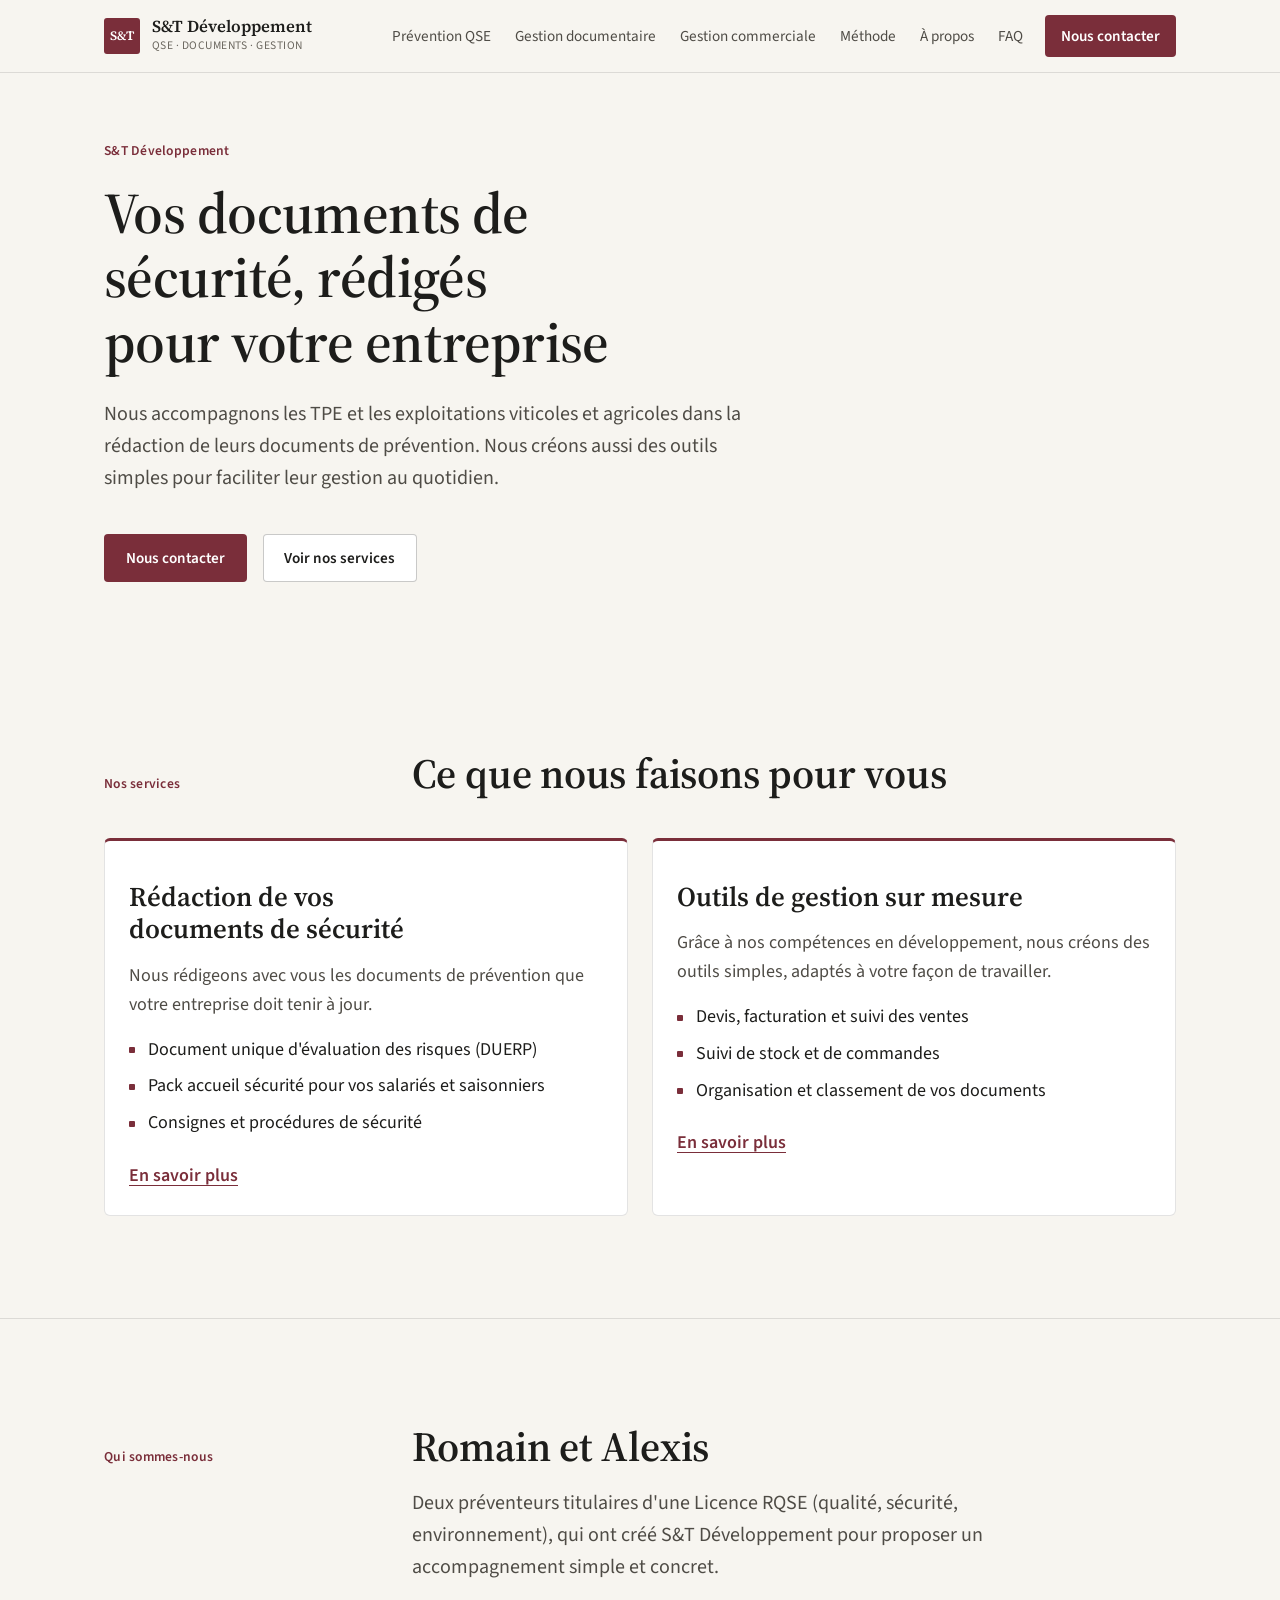
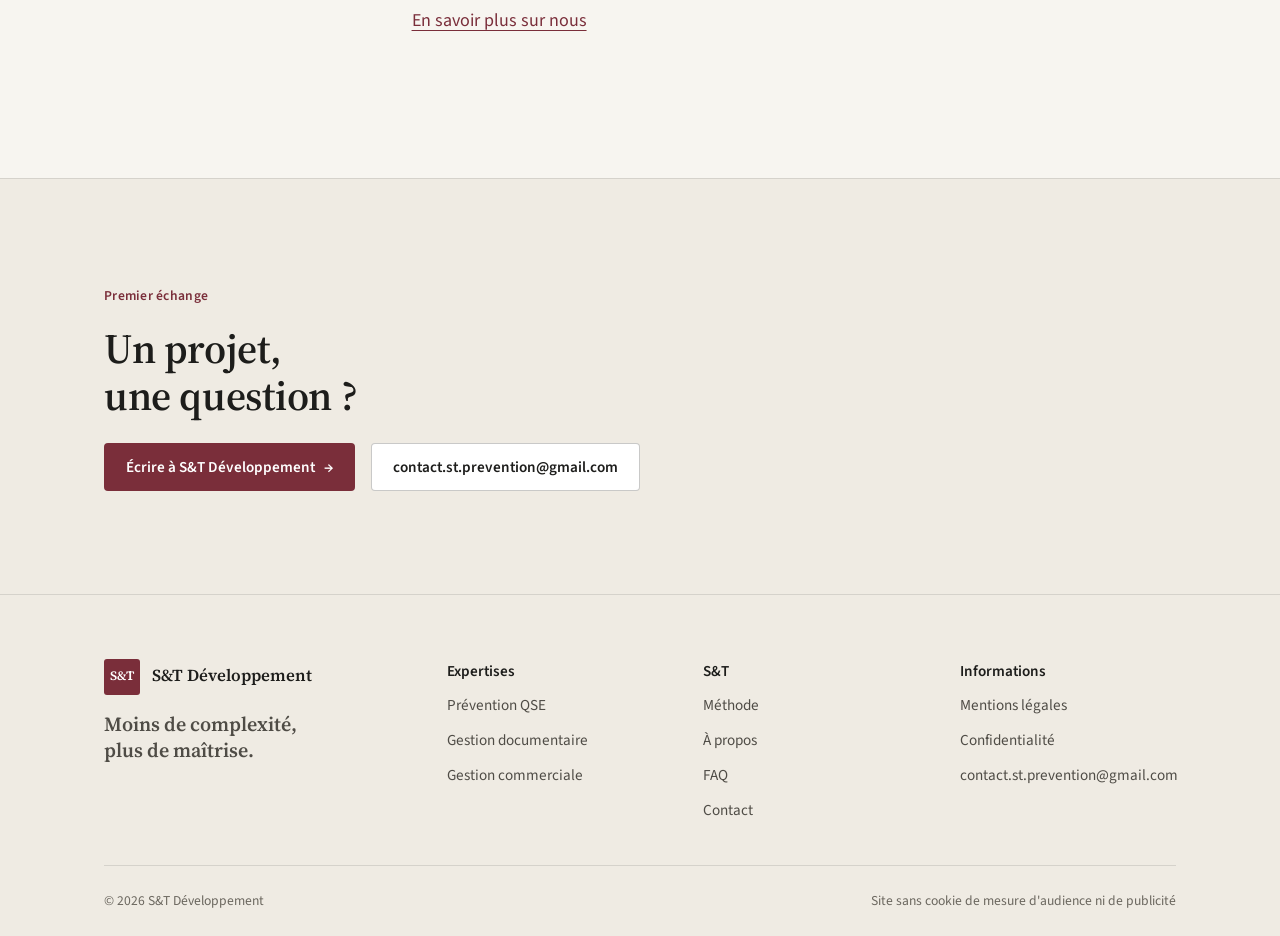
<file: index.html>
<!DOCTYPE html>
<html lang="fr" class="no-js">
<head>
    <meta charset="UTF-8">
    <meta name="viewport" content="width=device-width, initial-scale=1">
    <title>S&amp;T Développement · Prévention QSE, gestion documentaire et outils de gestion</title>
    <meta name="description" content="S&amp;T Développement accompagne les TPE et les exploitations viticoles et agricoles : prévention QSE et DUERP, organisation documentaire, outils de gestion commerciale et de stock conçus sur mesure.">
    <link rel="canonical" href="https://cabinetst.github.io/cabinet-st-site/">
    <meta property="og:type" content="website">
    <meta property="og:site_name" content="S&amp;T Développement">
    <meta property="og:title" content="S&amp;T Développement · Prévention QSE, gestion documentaire et outils de gestion">
    <meta property="og:description" content="S&amp;T Développement accompagne les TPE et les exploitations viticoles et agricoles : prévention QSE et DUERP, organisation documentaire, outils de gestion commerciale et de stock conçus sur mesure.">
    <meta property="og:url" content="https://cabinetst.github.io/cabinet-st-site/">
    <meta property="og:locale" content="fr_FR">
    <meta name="theme-color" content="#f7f5f0">
    <link rel="icon" href="assets/img/favicon.svg" type="image/svg+xml">
    <link rel="preconnect" href="https://fonts.googleapis.com">
    <link rel="preconnect" href="https://fonts.gstatic.com" crossorigin>
    <link rel="stylesheet" href="https://fonts.googleapis.com/css2?family=Source+Sans+3:ital,wght@0,400;0,600;1,400&family=Source+Serif+4:opsz,wght@8..60,600&display=swap">
    <link rel="stylesheet" href="assets/css/main.css">
    <script type="application/ld+json">{"@context":"https://schema.org","@type":"ProfessionalService","name":"S&T Développement","url":"https://cabinetst.github.io/cabinet-st-site/","email":"contact.st.prevention@gmail.com","areaServed":"FR","description":"Prévention QSE, gestion documentaire et outils de gestion pour les entreprises."}</script>
</head>
<body>
    <a class="skip" href="#contenu">Aller au contenu</a>

    <header class="header">
        <div class="wrap">
            <a class="brand" href="index.html" aria-label="S&amp;T Développement, accueil">
                <span class="brand-mark" aria-hidden="true">S&amp;T</span>
                <span class="brand-name">S&amp;T Développement<small>QSE · DOCUMENTS · GESTION</small></span>
            </a>
            <button class="burger" type="button" aria-expanded="false" aria-controls="nav" aria-label="Ouvrir le menu"><i></i></button>
            <nav class="nav" id="nav" aria-label="Navigation principale">
                <a href="prevention-qse.html">Prévention QSE</a>
                <a href="gestion-documentaire.html">Gestion documentaire</a>
                <a href="gestion-commerciale.html">Gestion commerciale</a>
                <a href="methode.html">Méthode</a>
                <a href="a-propos.html">À propos</a>
                <a href="faq.html">FAQ</a>
                <a class="nav-cta" href="contact.html">Nous contacter</a>
            </nav>
        </div>
    </header>

    <main id="contenu">
<section class="hero">
            <div class="wrap">
                <span class="label reveal">S&amp;T Développement</span>
                <h1 class="h1 hero-title">Vos documents de sécurité, rédigés pour votre entreprise</h1>
                <p class="lead reveal">Nous accompagnons les TPE et les exploitations viticoles et agricoles dans la rédaction de leurs documents de prévention. Nous créons aussi des outils simples pour faciliter leur gestion au quotidien.</p>
                <div class="actions reveal">
                    <a class="btn btn-primary" href="contact.html">Nous contacter</a>
                    <a class="btn btn-ghost" href="#services">Voir nos services</a>
                </div>
            </div>
        </section>

        <!-- Services -->
        <section class="section" id="services">
            <div class="wrap">
                <div class="section-head">
                    <span class="label reveal">Nos services</span>
                    <h2 class="h2">Ce que nous faisons pour vous</h2>
                </div>
                <div class="services">
                    <article class="service reveal">
                        <h3>Rédaction de vos documents de sécurité</h3>
                        <p>Nous rédigeons avec vous les documents de prévention que votre entreprise doit tenir à jour.</p>
                        <ul>
                            <li><a href="prevention-qse.html">Document unique d'évaluation des risques (DUERP)</a></li>
                            <li><a href="prevention-qse.html">Pack accueil sécurité pour vos salariés et saisonniers</a></li>
                            <li><a href="prevention-qse.html">Consignes et procédures de sécurité</a></li>
                        </ul>
                        <a class="link" href="prevention-qse.html">En savoir plus</a>
                    </article>
                    <article class="service reveal">
                        <h3>Outils de gestion sur mesure</h3>
                        <p>Grâce à nos compétences en développement, nous créons des outils simples, adaptés à votre façon de travailler.</p>
                        <ul>
                            <li><a href="gestion-commerciale.html">Devis, facturation et suivi des ventes</a></li>
                            <li><a href="gestion-commerciale.html">Suivi de stock et de commandes</a></li>
                            <li><a href="gestion-documentaire.html">Organisation et classement de vos documents</a></li>
                        </ul>
                        <a class="link" href="gestion-commerciale.html">En savoir plus</a>
                    </article>
                </div>
            </div>
        </section>

        <!-- Associés -->
        <section class="section" id="about">
            <div class="wrap">
                <div class="section-head">
                    <span class="label reveal">Qui sommes-nous</span>
                    <div>
                        <h2 class="h2">Romain et Alexis</h2>
                        <p class="lead reveal">Deux préventeurs titulaires d'une Licence RQSE (qualité, sécurité, environnement), qui ont créé S&amp;T Développement pour proposer un accompagnement simple et concret.</p>
                        <div class="actions reveal" style="margin-top:1.5rem"><a class="link" href="a-propos.html">En savoir plus sur nous</a></div>
                    </div>
                </div>
            </div>
        </section>

        <!-- CTA final (ancre conservée) -->
        <section class="section cta-band" id="contact">
            <div class="wrap">
                <span class="label reveal">Premier échange</span>
                <h2 class="h1" style="margin-top:1rem">Un projet, une question ?</h2>
                <div class="actions reveal">
                    <a class="btn btn-primary" href="contact.html">Écrire à S&amp;T Développement <span class="arrow" aria-hidden="true">→</span></a>
                    <a class="btn btn-ghost" href="mailto:contact.st.prevention@gmail.com">contact.st.prevention@gmail.com</a>
                </div>
            </div>
        </section>

    </main>

    <footer class="footer">
        <div class="wrap">
            <div class="footer-top">
                <div>
                    <a class="brand" href="index.html"><span class="brand-mark" aria-hidden="true">S&amp;T</span><span class="brand-name">S&amp;T Développement</span></a>
                    <p class="footer-claim">Moins de complexité, plus de maîtrise.</p>
                </div>
                <div>
                    <h4>Expertises</h4>
                    <ul>
                        <li><a href="prevention-qse.html">Prévention QSE</a></li>
                        <li><a href="gestion-documentaire.html">Gestion documentaire</a></li>
                        <li><a href="gestion-commerciale.html">Gestion commerciale</a></li>
                    </ul>
                </div>
                <div>
                    <h4>S&amp;T</h4>
                    <ul>
                        <li><a href="methode.html">Méthode</a></li>
                        <li><a href="a-propos.html">À propos</a></li>
                        <li><a href="faq.html">FAQ</a></li>
                        <li><a href="contact.html">Contact</a></li>
                    </ul>
                </div>
                <div>
                    <h4>Informations</h4>
                    <ul>
                        <li><a href="mentions-legales.html">Mentions légales</a></li>
                        <li><a href="confidentialite.html">Confidentialité</a></li>
                        <li><a href="mailto:contact.st.prevention@gmail.com">contact.st.prevention@gmail.com</a></li>
                    </ul>
                </div>
            </div>
            <div class="footer-bottom">
                <span>© <span data-year>2026</span> S&amp;T Développement</span>
                <span>Site sans cookie de mesure d'audience ni de publicité</span>
            </div>
        </div>
    </footer>

    <script src="assets/js/main.js" defer></script>
</body>
</html>
</file>
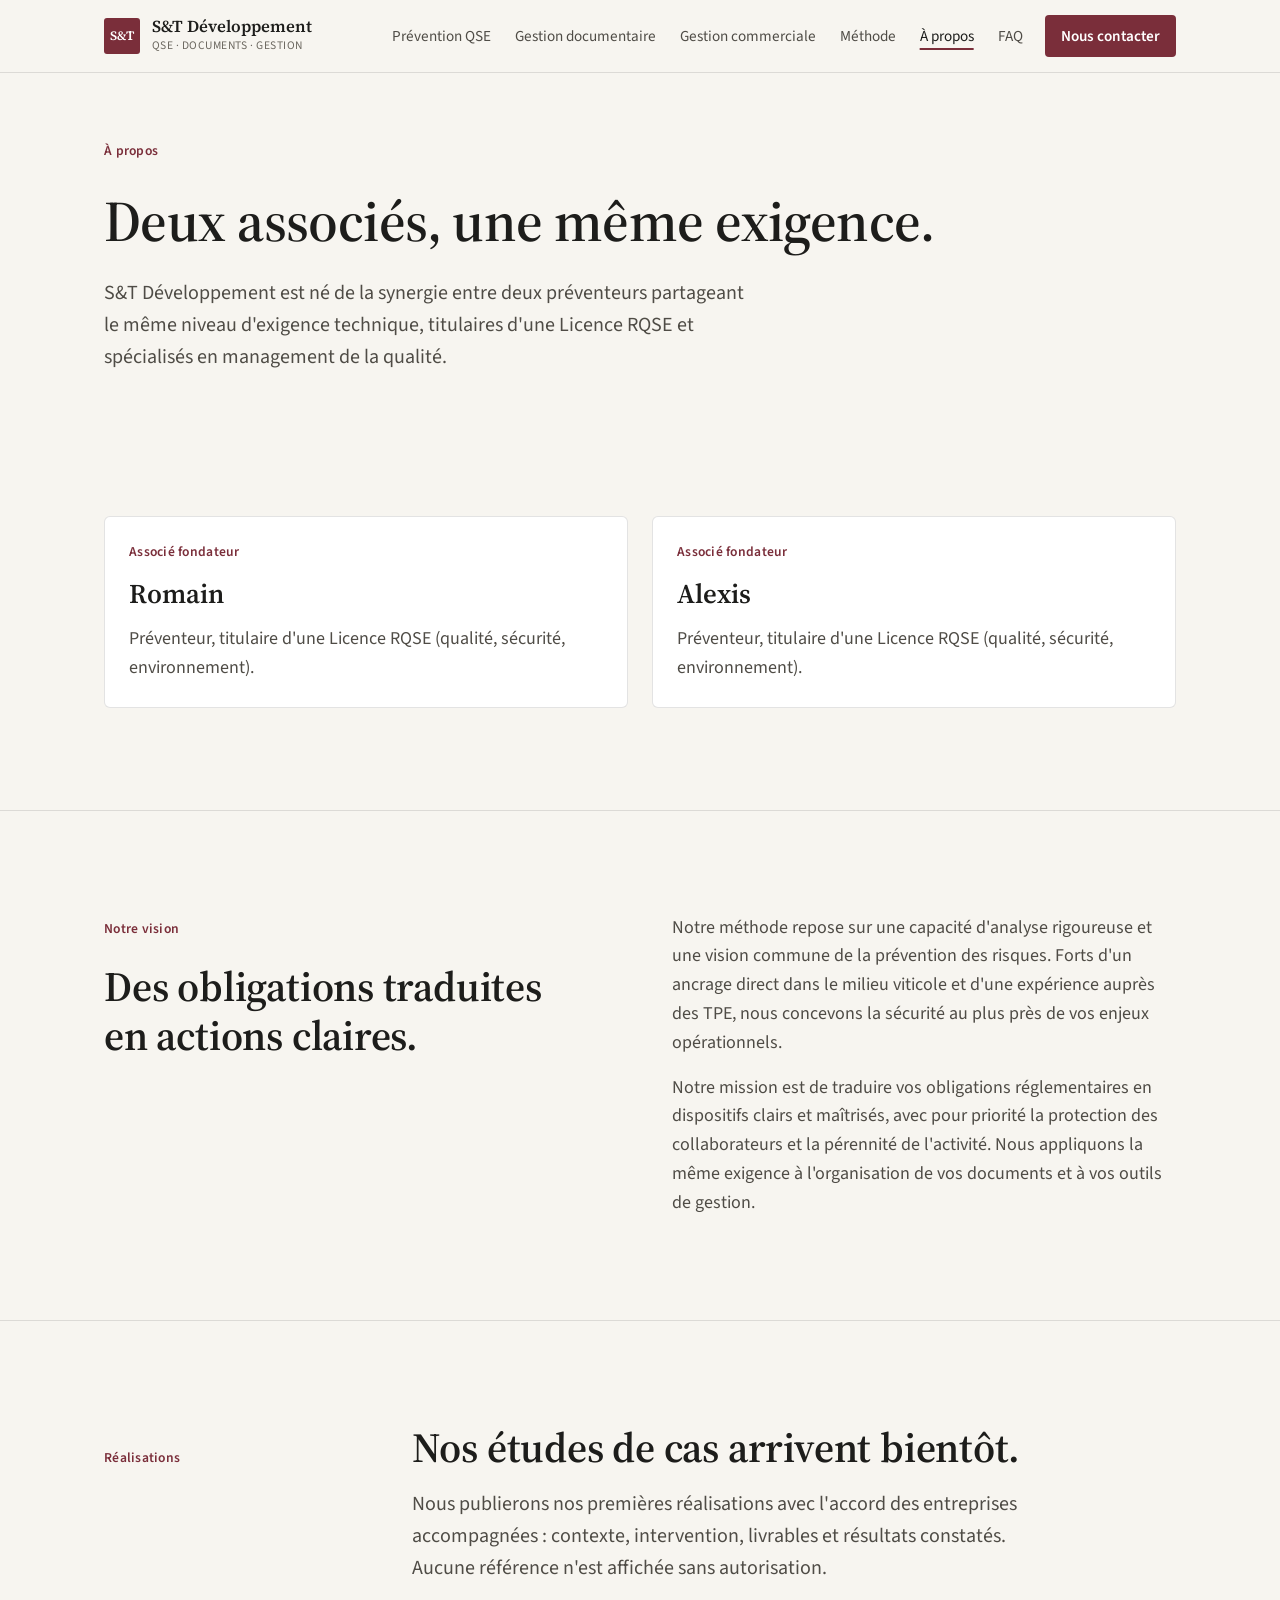
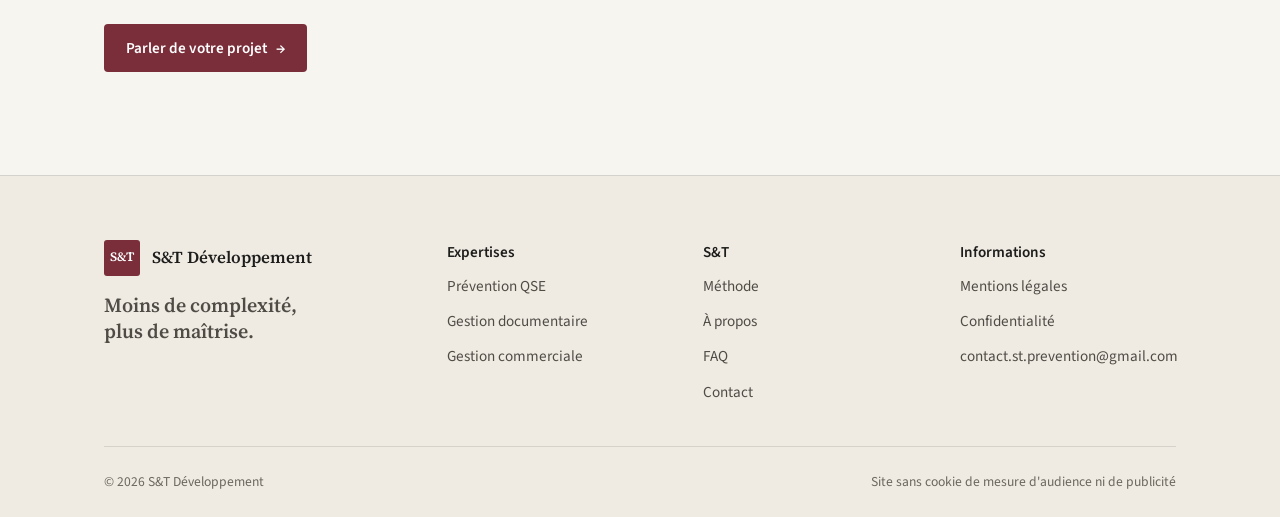
<file: a-propos.html>
<!DOCTYPE html>
<html lang="fr" class="no-js">
<head>
    <meta charset="UTF-8">
    <meta name="viewport" content="width=device-width, initial-scale=1">
    <title>À propos · S&amp;T Développement</title>
    <meta name="description" content="S&amp;T Développement a été créé par deux associés, Romain et Alexis, préventeurs titulaires d'une Licence RQSE, avec un ancrage direct dans le milieu viticole.">
    <link rel="canonical" href="https://cabinetst.github.io/cabinet-st-site/a-propos.html">
    <meta property="og:type" content="website">
    <meta property="og:site_name" content="S&amp;T Développement">
    <meta property="og:title" content="À propos · S&amp;T Développement">
    <meta property="og:description" content="S&amp;T Développement a été créé par deux associés, Romain et Alexis, préventeurs titulaires d'une Licence RQSE, avec un ancrage direct dans le milieu viticole.">
    <meta property="og:url" content="https://cabinetst.github.io/cabinet-st-site/a-propos.html">
    <meta property="og:locale" content="fr_FR">
    <meta name="theme-color" content="#f7f5f0">
    <link rel="icon" href="assets/img/favicon.svg" type="image/svg+xml">
    <link rel="preconnect" href="https://fonts.googleapis.com">
    <link rel="preconnect" href="https://fonts.gstatic.com" crossorigin>
    <link rel="stylesheet" href="https://fonts.googleapis.com/css2?family=Source+Sans+3:ital,wght@0,400;0,600;1,400&family=Source+Serif+4:opsz,wght@8..60,600&display=swap">
    <link rel="stylesheet" href="assets/css/main.css">
</head>
<body>
    <a class="skip" href="#contenu">Aller au contenu</a>

    <header class="header">
        <div class="wrap">
            <a class="brand" href="index.html" aria-label="S&amp;T Développement, accueil">
                <span class="brand-mark" aria-hidden="true">S&amp;T</span>
                <span class="brand-name">S&amp;T Développement<small>QSE · DOCUMENTS · GESTION</small></span>
            </a>
            <button class="burger" type="button" aria-expanded="false" aria-controls="nav" aria-label="Ouvrir le menu"><i></i></button>
            <nav class="nav" id="nav" aria-label="Navigation principale">
                <a href="prevention-qse.html">Prévention QSE</a>
                <a href="gestion-documentaire.html">Gestion documentaire</a>
                <a href="gestion-commerciale.html">Gestion commerciale</a>
                <a href="methode.html">Méthode</a>
                <a href="a-propos.html" aria-current="page">À propos</a>
                <a href="faq.html">FAQ</a>
                <a class="nav-cta" href="contact.html">Nous contacter</a>
            </nav>
        </div>
    </header>

    <main id="contenu">
<section class="page-hero">
            <div class="wrap">
                <span class="label reveal">À propos</span>
                <h1 class="h1" style="margin-top:1.5rem">Deux associés, une même exigence.</h1>
                <p class="lead reveal">S&amp;T Développement est né de la synergie entre deux préventeurs partageant le même niveau d'exigence technique, titulaires d'une Licence RQSE et spécialisés en management de la qualité.</p>
            </div>
        </section>

        <section class="section">
            <div class="wrap">
                <div class="people">
                    <article class="person reveal"><span class="person-initial" aria-hidden="true">R</span><span class="label">Associé fondateur</span><h3>Romain</h3><p>Préventeur, titulaire d'une Licence RQSE (qualité, sécurité, environnement).</p></article>
                    <article class="person reveal" style="--dl:.1s"><span class="person-initial" aria-hidden="true">A</span><span class="label">Associé fondateur</span><h3>Alexis</h3><p>Préventeur, titulaire d'une Licence RQSE (qualité, sécurité, environnement).</p></article>
                </div>
            </div>
        </section>

        <section class="section">
            <div class="wrap split" style="align-items:start">
                <div>
                    <span class="label reveal">Notre vision</span>
                    <h2 class="h2" style="margin-top:1.2rem">Des obligations traduites en actions claires.</h2>
                </div>
                <div class="prose reveal">
                    <p>Notre méthode repose sur une capacité d'analyse rigoureuse et une vision commune de la prévention des risques. Forts d'un ancrage direct dans le milieu viticole et d'une expérience auprès des TPE, nous concevons la sécurité au plus près de vos enjeux opérationnels.</p>
                    <p>Notre mission est de traduire vos obligations réglementaires en dispositifs clairs et maîtrisés, avec pour priorité la protection des collaborateurs et la pérennité de l'activité. Nous appliquons la même exigence à l'organisation de vos documents et à vos outils de gestion.</p>
                </div>
            </div>
        </section>

        <section class="section">
            <div class="wrap">
                <div class="section-head">
                    <span class="label reveal">Réalisations</span>
                    <div>
                        <h2 class="h2">Nos études de cas arrivent bientôt.</h2>
                        <p class="lead reveal">Nous publierons nos premières réalisations avec l'accord des entreprises accompagnées : contexte, intervention, livrables et résultats constatés. Aucune référence n'est affichée sans autorisation.</p>
                    </div>
                </div>
                <div class="actions reveal"><a class="btn btn-primary" href="contact.html">Parler de votre projet <span class="arrow" aria-hidden="true">→</span></a></div>
            </div>
        </section>

    </main>

    <footer class="footer">
        <div class="wrap">
            <div class="footer-top">
                <div>
                    <a class="brand" href="index.html"><span class="brand-mark" aria-hidden="true">S&amp;T</span><span class="brand-name">S&amp;T Développement</span></a>
                    <p class="footer-claim">Moins de complexité, plus de maîtrise.</p>
                </div>
                <div>
                    <h4>Expertises</h4>
                    <ul>
                        <li><a href="prevention-qse.html">Prévention QSE</a></li>
                        <li><a href="gestion-documentaire.html">Gestion documentaire</a></li>
                        <li><a href="gestion-commerciale.html">Gestion commerciale</a></li>
                    </ul>
                </div>
                <div>
                    <h4>S&amp;T</h4>
                    <ul>
                        <li><a href="methode.html">Méthode</a></li>
                        <li><a href="a-propos.html">À propos</a></li>
                        <li><a href="faq.html">FAQ</a></li>
                        <li><a href="contact.html">Contact</a></li>
                    </ul>
                </div>
                <div>
                    <h4>Informations</h4>
                    <ul>
                        <li><a href="mentions-legales.html">Mentions légales</a></li>
                        <li><a href="confidentialite.html">Confidentialité</a></li>
                        <li><a href="mailto:contact.st.prevention@gmail.com">contact.st.prevention@gmail.com</a></li>
                    </ul>
                </div>
            </div>
            <div class="footer-bottom">
                <span>© <span data-year>2026</span> S&amp;T Développement</span>
                <span>Site sans cookie de mesure d'audience ni de publicité</span>
            </div>
        </div>
    </footer>

    <script src="assets/js/main.js" defer></script>
</body>
</html>
</file>
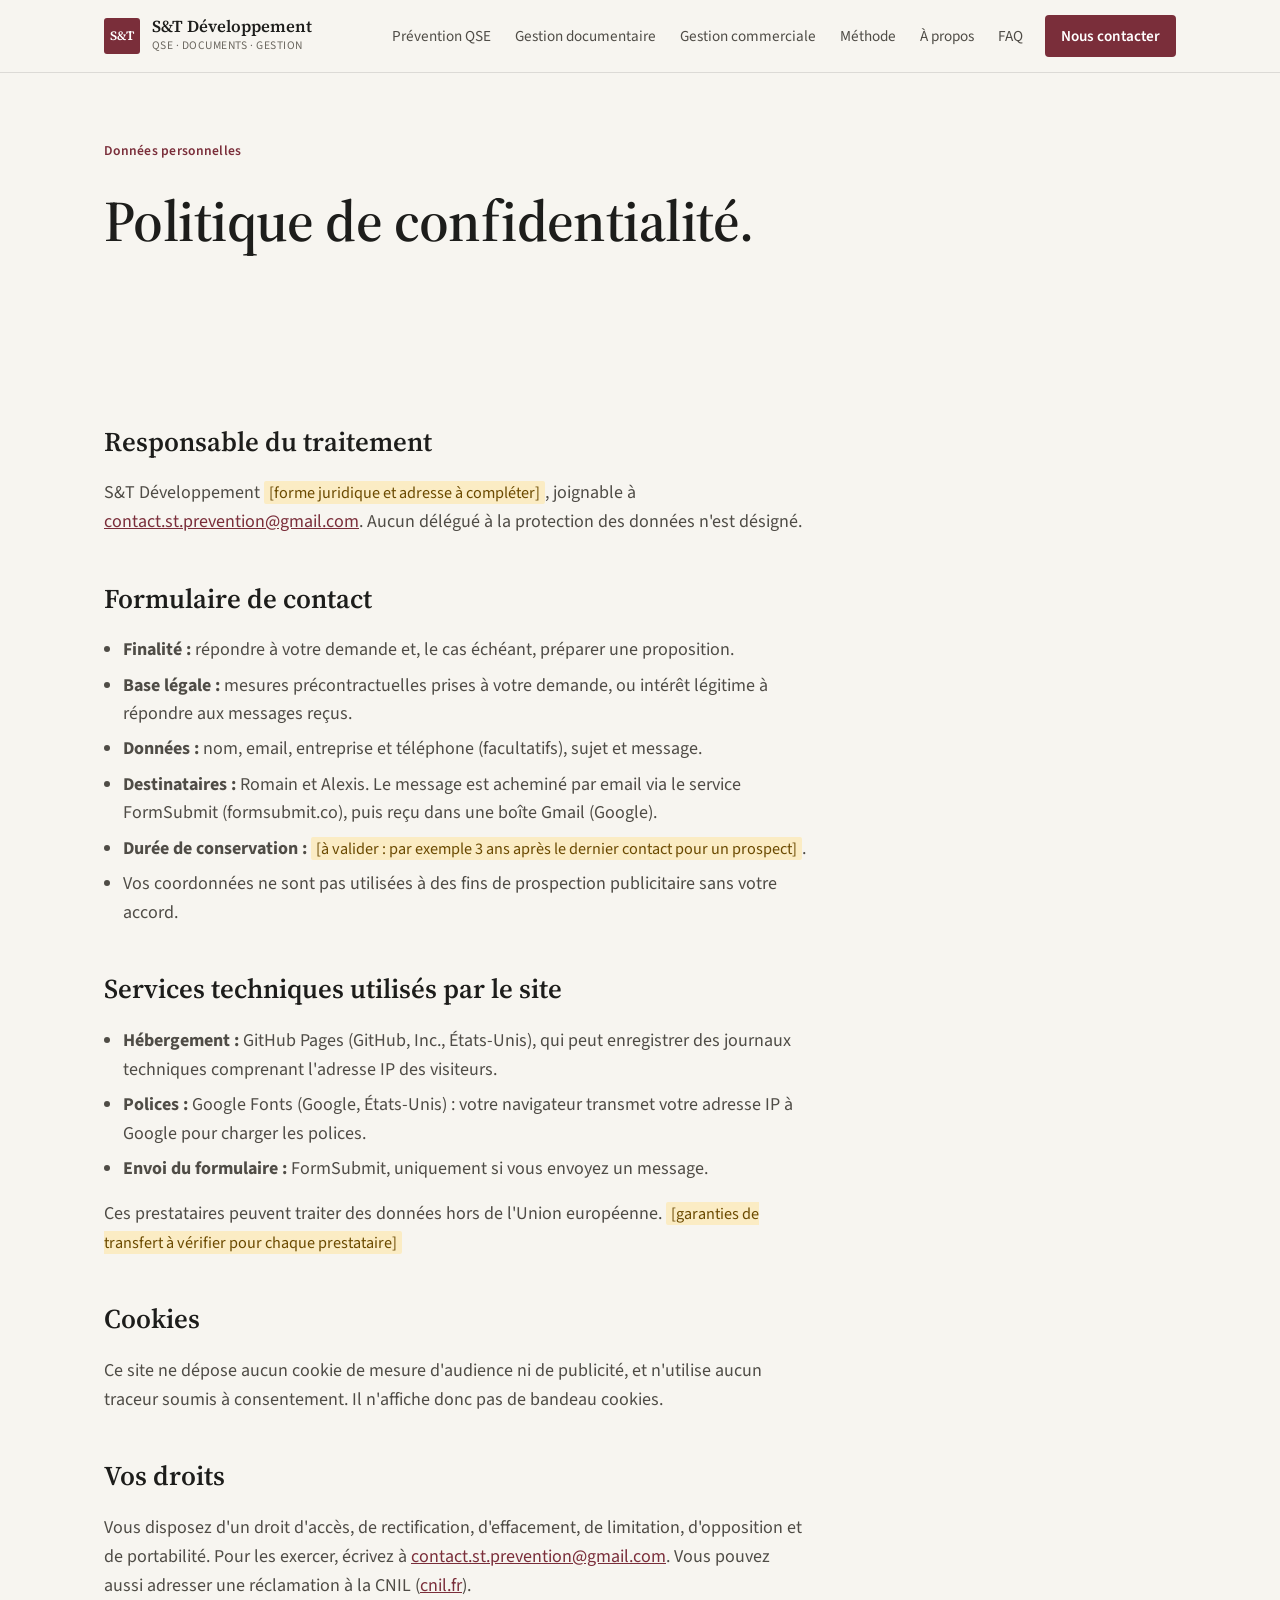
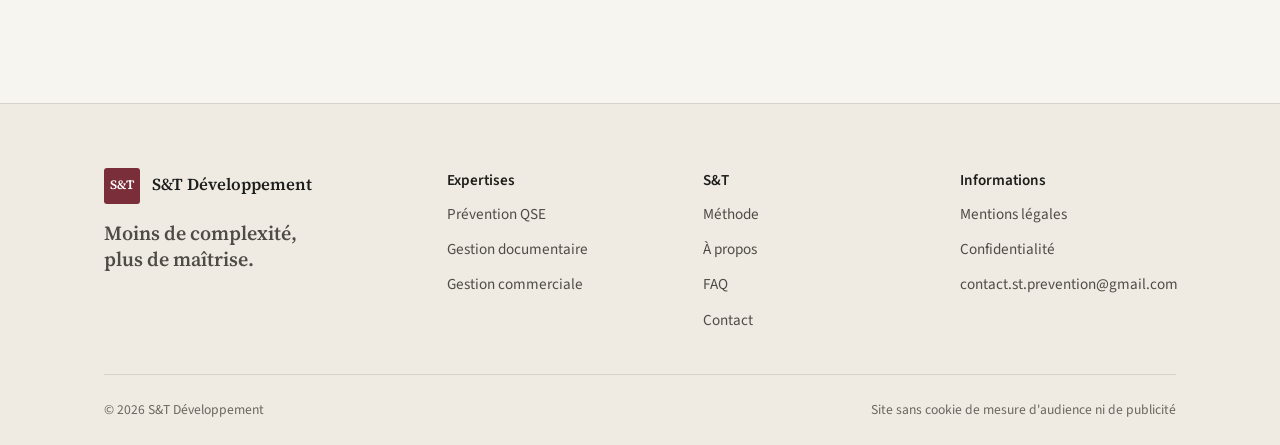
<file: confidentialite.html>
<!DOCTYPE html>
<html lang="fr" class="no-js">
<head>
    <meta charset="UTF-8">
    <meta name="viewport" content="width=device-width, initial-scale=1">
    <title>Politique de confidentialité · S&amp;T Développement</title>
    <meta name="description" content="Comment S&amp;T Développement traite les données transmises via son site : formulaire de contact, services techniques utilisés, durées de conservation et droits.">
    <link rel="canonical" href="https://cabinetst.github.io/cabinet-st-site/confidentialite.html">
    <meta property="og:type" content="website">
    <meta property="og:site_name" content="S&amp;T Développement">
    <meta property="og:title" content="Politique de confidentialité · S&amp;T Développement">
    <meta property="og:description" content="Comment S&amp;T Développement traite les données transmises via son site : formulaire de contact, services techniques utilisés, durées de conservation et droits.">
    <meta property="og:url" content="https://cabinetst.github.io/cabinet-st-site/confidentialite.html">
    <meta property="og:locale" content="fr_FR">
    <meta name="theme-color" content="#f7f5f0">
    <link rel="icon" href="assets/img/favicon.svg" type="image/svg+xml">
    <link rel="preconnect" href="https://fonts.googleapis.com">
    <link rel="preconnect" href="https://fonts.gstatic.com" crossorigin>
    <link rel="stylesheet" href="https://fonts.googleapis.com/css2?family=Source+Sans+3:ital,wght@0,400;0,600;1,400&family=Source+Serif+4:opsz,wght@8..60,600&display=swap">
    <link rel="stylesheet" href="assets/css/main.css">
</head>
<body>
    <a class="skip" href="#contenu">Aller au contenu</a>

    <header class="header">
        <div class="wrap">
            <a class="brand" href="index.html" aria-label="S&amp;T Développement, accueil">
                <span class="brand-mark" aria-hidden="true">S&amp;T</span>
                <span class="brand-name">S&amp;T Développement<small>QSE · DOCUMENTS · GESTION</small></span>
            </a>
            <button class="burger" type="button" aria-expanded="false" aria-controls="nav" aria-label="Ouvrir le menu"><i></i></button>
            <nav class="nav" id="nav" aria-label="Navigation principale">
                <a href="prevention-qse.html">Prévention QSE</a>
                <a href="gestion-documentaire.html">Gestion documentaire</a>
                <a href="gestion-commerciale.html">Gestion commerciale</a>
                <a href="methode.html">Méthode</a>
                <a href="a-propos.html">À propos</a>
                <a href="faq.html">FAQ</a>
                <a class="nav-cta" href="contact.html">Nous contacter</a>
            </nav>
        </div>
    </header>

    <main id="contenu">
<section class="page-hero">
            <div class="wrap">
                <span class="label reveal">Données personnelles</span>
                <h1 class="h1" style="margin-top:1.5rem">Politique de confidentialité.</h1>
            </div>
        </section>

        <section class="section">
            <div class="wrap">
                <div class="prose">
                    <h2>Responsable du traitement</h2>
                    <p>S&amp;T Développement <span class="todo">[forme juridique et adresse à compléter]</span>, joignable à <a href="mailto:contact.st.prevention@gmail.com">contact.st.prevention@gmail.com</a>. Aucun délégué à la protection des données n'est désigné.</p>

                    <h2>Formulaire de contact</h2>
                    <ul>
                        <li><strong>Finalité :</strong> répondre à votre demande et, le cas échéant, préparer une proposition.</li>
                        <li><strong>Base légale :</strong> mesures précontractuelles prises à votre demande, ou intérêt légitime à répondre aux messages reçus.</li>
                        <li><strong>Données :</strong> nom, email, entreprise et téléphone (facultatifs), sujet et message.</li>
                        <li><strong>Destinataires :</strong> Romain et Alexis. Le message est acheminé par email via le service FormSubmit (formsubmit.co), puis reçu dans une boîte Gmail (Google).</li>
                        <li><strong>Durée de conservation :</strong> <span class="todo">[à valider : par exemple 3 ans après le dernier contact pour un prospect]</span>.</li>
                        <li>Vos coordonnées ne sont pas utilisées à des fins de prospection publicitaire sans votre accord.</li>
                    </ul>

                    <h2>Services techniques utilisés par le site</h2>
                    <ul>
                        <li><strong>Hébergement :</strong> GitHub Pages (GitHub, Inc., États-Unis), qui peut enregistrer des journaux techniques comprenant l'adresse IP des visiteurs.</li>
                        <li><strong>Polices :</strong> Google Fonts (Google, États-Unis) : votre navigateur transmet votre adresse IP à Google pour charger les polices.</li>
                        <li><strong>Envoi du formulaire :</strong> FormSubmit, uniquement si vous envoyez un message.</li>
                    </ul>
                    <p>Ces prestataires peuvent traiter des données hors de l'Union européenne. <span class="todo">[garanties de transfert à vérifier pour chaque prestataire]</span></p>

                    <h2>Cookies</h2>
                    <p>Ce site ne dépose aucun cookie de mesure d'audience ni de publicité, et n'utilise aucun traceur soumis à consentement. Il n'affiche donc pas de bandeau cookies.</p>

                    <h2>Vos droits</h2>
                    <p>Vous disposez d'un droit d'accès, de rectification, d'effacement, de limitation, d'opposition et de portabilité. Pour les exercer, écrivez à <a href="mailto:contact.st.prevention@gmail.com">contact.st.prevention@gmail.com</a>. Vous pouvez aussi adresser une réclamation à la CNIL (<a href="https://www.cnil.fr" rel="noopener">cnil.fr</a>).</p>
                </div>
            </div>
        </section>

    </main>

    <footer class="footer">
        <div class="wrap">
            <div class="footer-top">
                <div>
                    <a class="brand" href="index.html"><span class="brand-mark" aria-hidden="true">S&amp;T</span><span class="brand-name">S&amp;T Développement</span></a>
                    <p class="footer-claim">Moins de complexité, plus de maîtrise.</p>
                </div>
                <div>
                    <h4>Expertises</h4>
                    <ul>
                        <li><a href="prevention-qse.html">Prévention QSE</a></li>
                        <li><a href="gestion-documentaire.html">Gestion documentaire</a></li>
                        <li><a href="gestion-commerciale.html">Gestion commerciale</a></li>
                    </ul>
                </div>
                <div>
                    <h4>S&amp;T</h4>
                    <ul>
                        <li><a href="methode.html">Méthode</a></li>
                        <li><a href="a-propos.html">À propos</a></li>
                        <li><a href="faq.html">FAQ</a></li>
                        <li><a href="contact.html">Contact</a></li>
                    </ul>
                </div>
                <div>
                    <h4>Informations</h4>
                    <ul>
                        <li><a href="mentions-legales.html">Mentions légales</a></li>
                        <li><a href="confidentialite.html">Confidentialité</a></li>
                        <li><a href="mailto:contact.st.prevention@gmail.com">contact.st.prevention@gmail.com</a></li>
                    </ul>
                </div>
            </div>
            <div class="footer-bottom">
                <span>© <span data-year>2026</span> S&amp;T Développement</span>
                <span>Site sans cookie de mesure d'audience ni de publicité</span>
            </div>
        </div>
    </footer>

    <script src="assets/js/main.js" defer></script>
</body>
</html>
</file>
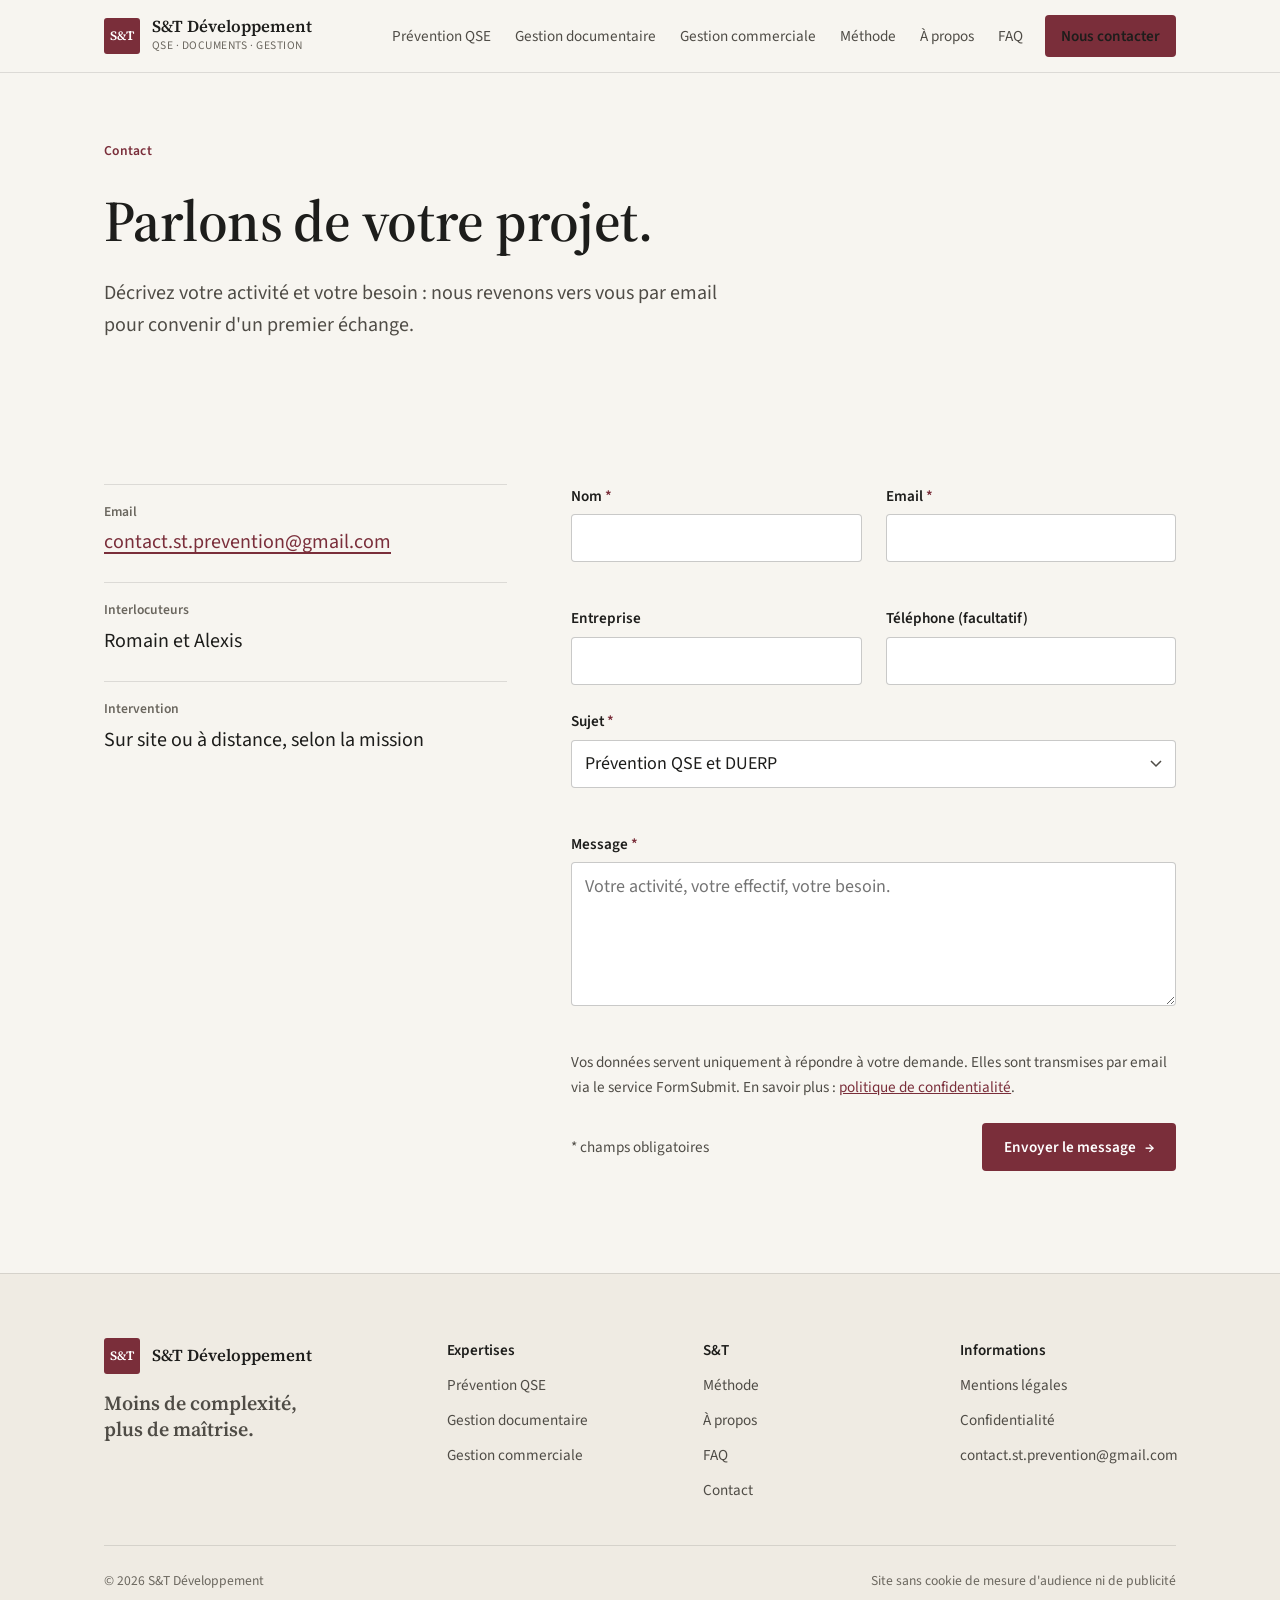
<file: contact.html>
<!DOCTYPE html>
<html lang="fr" class="no-js">
<head>
    <meta charset="UTF-8">
    <meta name="viewport" content="width=device-width, initial-scale=1">
    <title>Contact · S&amp;T Développement</title>
    <meta name="description" content="Contactez S&amp;T Développement pour un premier échange sur la prévention QSE, l'organisation documentaire ou un outil de gestion.">
    <link rel="canonical" href="https://cabinetst.github.io/cabinet-st-site/contact.html">
    <meta property="og:type" content="website">
    <meta property="og:site_name" content="S&amp;T Développement">
    <meta property="og:title" content="Contact · S&amp;T Développement">
    <meta property="og:description" content="Contactez S&amp;T Développement pour un premier échange sur la prévention QSE, l'organisation documentaire ou un outil de gestion.">
    <meta property="og:url" content="https://cabinetst.github.io/cabinet-st-site/contact.html">
    <meta property="og:locale" content="fr_FR">
    <meta name="theme-color" content="#f7f5f0">
    <link rel="icon" href="assets/img/favicon.svg" type="image/svg+xml">
    <link rel="preconnect" href="https://fonts.googleapis.com">
    <link rel="preconnect" href="https://fonts.gstatic.com" crossorigin>
    <link rel="stylesheet" href="https://fonts.googleapis.com/css2?family=Source+Sans+3:ital,wght@0,400;0,600;1,400&family=Source+Serif+4:opsz,wght@8..60,600&display=swap">
    <link rel="stylesheet" href="assets/css/main.css">
</head>
<body>
    <a class="skip" href="#contenu">Aller au contenu</a>

    <header class="header">
        <div class="wrap">
            <a class="brand" href="index.html" aria-label="S&amp;T Développement, accueil">
                <span class="brand-mark" aria-hidden="true">S&amp;T</span>
                <span class="brand-name">S&amp;T Développement<small>QSE · DOCUMENTS · GESTION</small></span>
            </a>
            <button class="burger" type="button" aria-expanded="false" aria-controls="nav" aria-label="Ouvrir le menu"><i></i></button>
            <nav class="nav" id="nav" aria-label="Navigation principale">
                <a href="prevention-qse.html">Prévention QSE</a>
                <a href="gestion-documentaire.html">Gestion documentaire</a>
                <a href="gestion-commerciale.html">Gestion commerciale</a>
                <a href="methode.html">Méthode</a>
                <a href="a-propos.html">À propos</a>
                <a href="faq.html">FAQ</a>
                <a class="nav-cta" href="contact.html" aria-current="page">Nous contacter</a>
            </nav>
        </div>
    </header>

    <main id="contenu">
<section class="page-hero">
            <div class="wrap">
                <span class="label reveal">Contact</span>
                <h1 class="h1" style="margin-top:1.5rem">Parlons de votre projet.</h1>
                <p class="lead reveal">Décrivez votre activité et votre besoin : nous revenons vers vous par email pour convenir d'un premier échange.</p>
            </div>
        </section>

        <section class="section">
            <div class="wrap contact-grid">
                <dl class="contact-meta reveal">
                    <div><dt>Email</dt><dd><a class="link" href="mailto:contact.st.prevention@gmail.com">contact.st.prevention@gmail.com</a></dd></div>
                    <div><dt>Interlocuteurs</dt><dd>Romain et Alexis</dd></div>
                    <div><dt>Intervention</dt><dd>Sur site ou à distance, selon la mission</dd></div>
                </dl>

                <form class="form reveal" id="contact-form" novalidate data-endpoint="https://formsubmit.co/ajax/contact.st.prevention@gmail.com" data-fallback-email="contact.st.prevention@gmail.com">
                    <div class="field">
                        <label for="f-nom">Nom <span class="req" aria-hidden="true">*</span></label>
                        <input id="f-nom" name="nom" type="text" autocomplete="name" required aria-describedby="f-nom-err">
                        <span class="field-error" id="f-nom-err" aria-live="polite"></span>
                    </div>
                    <div class="field">
                        <label for="f-email">Email <span class="req" aria-hidden="true">*</span></label>
                        <input id="f-email" name="email" type="email" autocomplete="email" required aria-describedby="f-email-err">
                        <span class="field-error" id="f-email-err" aria-live="polite"></span>
                    </div>
                    <div class="field">
                        <label for="f-entreprise">Entreprise</label>
                        <input id="f-entreprise" name="entreprise" type="text" autocomplete="organization">
                    </div>
                    <div class="field">
                        <label for="f-tel">Téléphone (facultatif)</label>
                        <input id="f-tel" name="telephone" type="tel" autocomplete="tel">
                    </div>
                    <div class="field field-wide">
                        <label for="f-sujet">Sujet <span class="req" aria-hidden="true">*</span></label>
                        <select id="f-sujet" name="sujet" required aria-describedby="f-sujet-err">
                            <option data-key="qse">Prévention QSE et DUERP</option>
                            <option data-key="doc">Gestion documentaire et sur mesure</option>
                            <option data-key="com">Gestion commerciale, stocks et logistique</option>
                            <option data-key="autre">Autre demande</option>
                        </select>
                        <span class="field-error" id="f-sujet-err" aria-live="polite"></span>
                    </div>
                    <div class="field field-wide">
                        <label for="f-message">Message <span class="req" aria-hidden="true">*</span></label>
                        <textarea id="f-message" name="message" required aria-describedby="f-message-err" placeholder="Votre activité, votre effectif, votre besoin."></textarea>
                        <span class="field-error" id="f-message-err" aria-live="polite"></span>
                    </div>
                    <div class="hp" aria-hidden="true"><label for="f-hp">Ne pas remplir</label><input id="f-hp" name="_hp" type="text" tabindex="-1" autocomplete="off"></div>
                    <p class="consent">Vos données servent uniquement à répondre à votre demande. Elles sont transmises par email via le service FormSubmit. En savoir plus : <a href="confidentialite.html">politique de confidentialité</a>.</p>
                    <p class="form-msg" id="form-msg" role="status" tabindex="-1" hidden></p>
                    <div class="form-foot">
                        <span class="mono muted">* champs obligatoires</span>
                        <button class="btn btn-primary" type="submit">Envoyer le message <span class="arrow" aria-hidden="true">→</span></button>
                    </div>
                </form>
            </div>
        </section>

    </main>

    <footer class="footer">
        <div class="wrap">
            <div class="footer-top">
                <div>
                    <a class="brand" href="index.html"><span class="brand-mark" aria-hidden="true">S&amp;T</span><span class="brand-name">S&amp;T Développement</span></a>
                    <p class="footer-claim">Moins de complexité, plus de maîtrise.</p>
                </div>
                <div>
                    <h4>Expertises</h4>
                    <ul>
                        <li><a href="prevention-qse.html">Prévention QSE</a></li>
                        <li><a href="gestion-documentaire.html">Gestion documentaire</a></li>
                        <li><a href="gestion-commerciale.html">Gestion commerciale</a></li>
                    </ul>
                </div>
                <div>
                    <h4>S&amp;T</h4>
                    <ul>
                        <li><a href="methode.html">Méthode</a></li>
                        <li><a href="a-propos.html">À propos</a></li>
                        <li><a href="faq.html">FAQ</a></li>
                        <li><a href="contact.html">Contact</a></li>
                    </ul>
                </div>
                <div>
                    <h4>Informations</h4>
                    <ul>
                        <li><a href="mentions-legales.html">Mentions légales</a></li>
                        <li><a href="confidentialite.html">Confidentialité</a></li>
                        <li><a href="mailto:contact.st.prevention@gmail.com">contact.st.prevention@gmail.com</a></li>
                    </ul>
                </div>
            </div>
            <div class="footer-bottom">
                <span>© <span data-year>2026</span> S&amp;T Développement</span>
                <span>Site sans cookie de mesure d'audience ni de publicité</span>
            </div>
        </div>
    </footer>

    <script src="assets/js/main.js" defer></script>
</body>
</html>
</file>
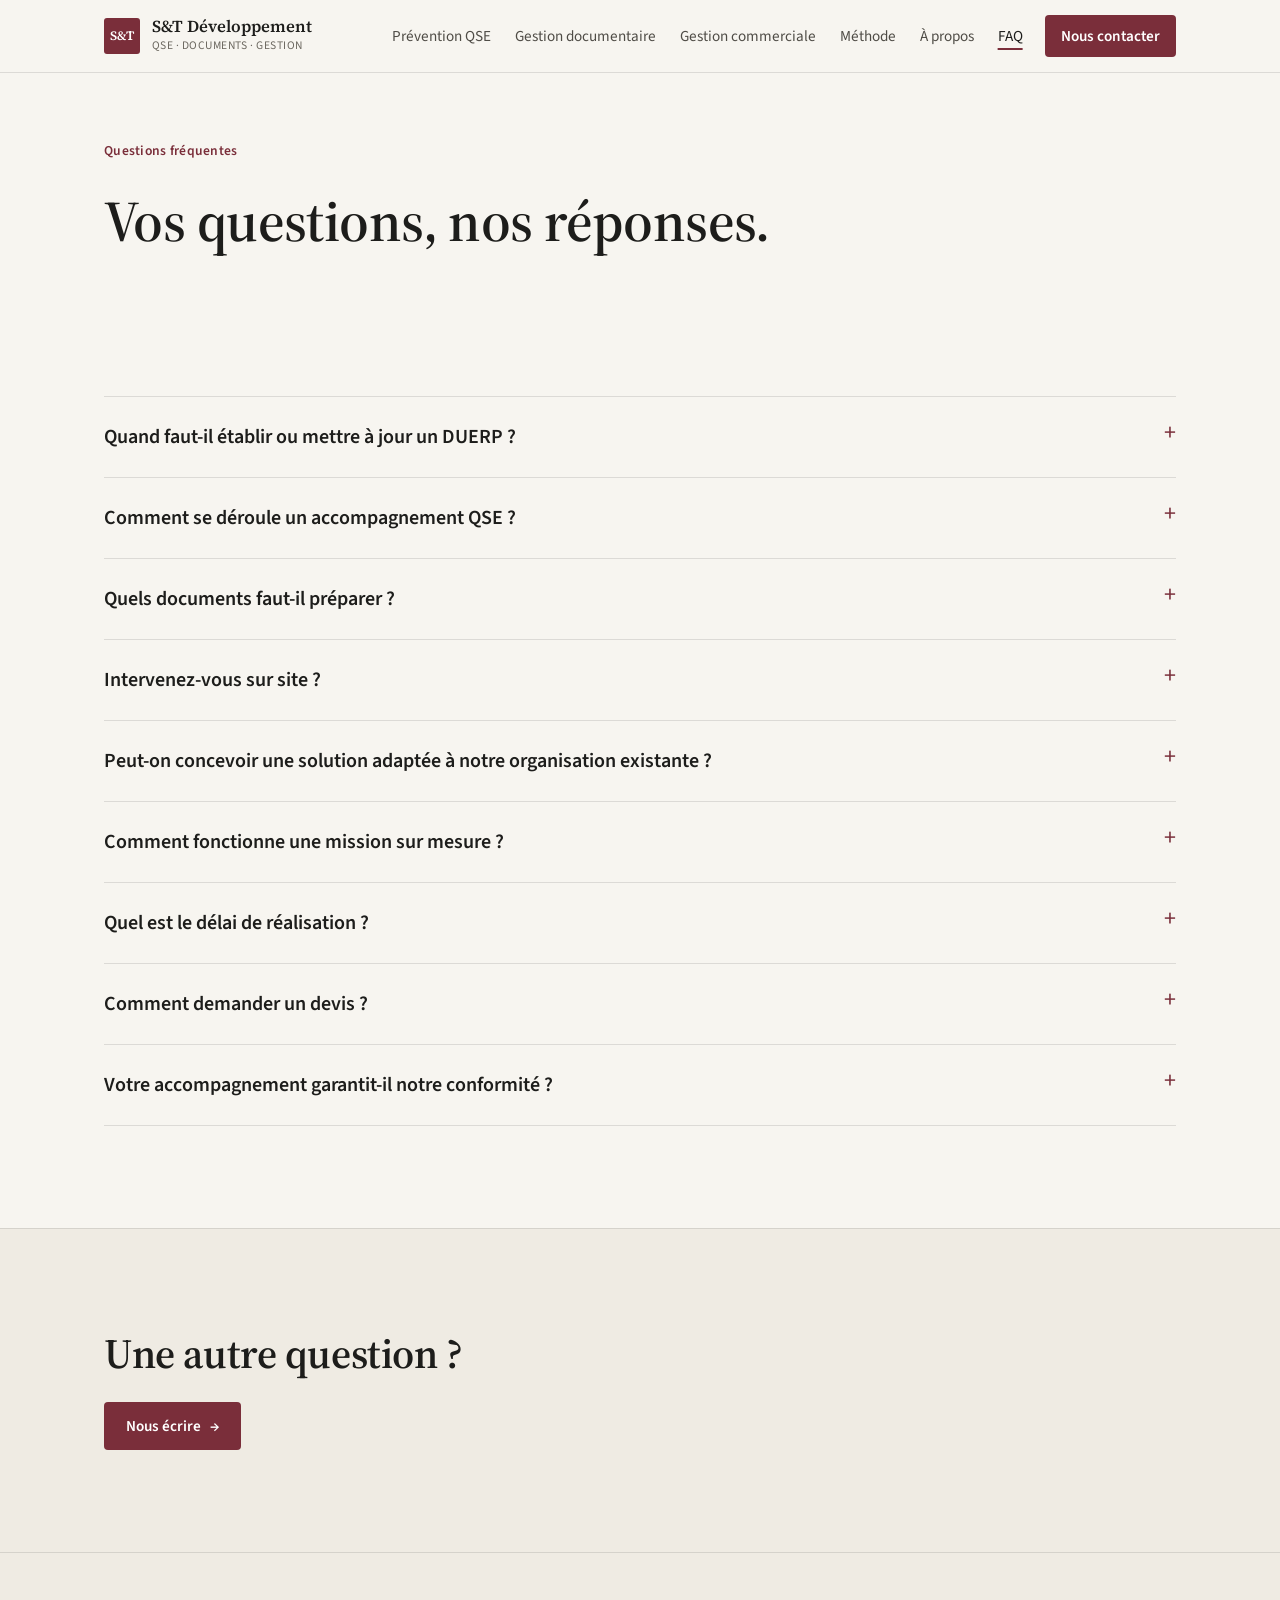
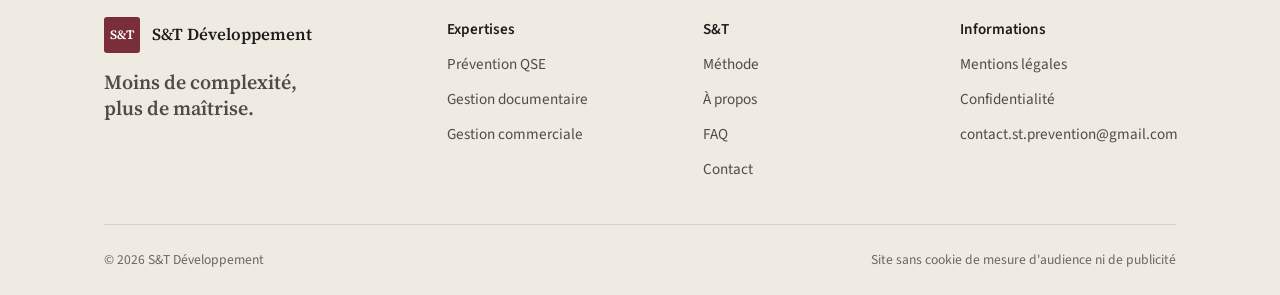
<file: faq.html>
<!DOCTYPE html>
<html lang="fr" class="no-js">
<head>
    <meta charset="UTF-8">
    <meta name="viewport" content="width=device-width, initial-scale=1">
    <title>Questions fréquentes · S&amp;T Développement</title>
    <meta name="description" content="DUERP, accompagnement QSE, intervention sur site, missions sur mesure, délais et devis : les réponses aux questions les plus fréquentes.">
    <link rel="canonical" href="https://cabinetst.github.io/cabinet-st-site/faq.html">
    <meta property="og:type" content="website">
    <meta property="og:site_name" content="S&amp;T Développement">
    <meta property="og:title" content="Questions fréquentes · S&amp;T Développement">
    <meta property="og:description" content="DUERP, accompagnement QSE, intervention sur site, missions sur mesure, délais et devis : les réponses aux questions les plus fréquentes.">
    <meta property="og:url" content="https://cabinetst.github.io/cabinet-st-site/faq.html">
    <meta property="og:locale" content="fr_FR">
    <meta name="theme-color" content="#f7f5f0">
    <link rel="icon" href="assets/img/favicon.svg" type="image/svg+xml">
    <link rel="preconnect" href="https://fonts.googleapis.com">
    <link rel="preconnect" href="https://fonts.gstatic.com" crossorigin>
    <link rel="stylesheet" href="https://fonts.googleapis.com/css2?family=Source+Sans+3:ital,wght@0,400;0,600;1,400&family=Source+Serif+4:opsz,wght@8..60,600&display=swap">
    <link rel="stylesheet" href="assets/css/main.css">
</head>
<body>
    <a class="skip" href="#contenu">Aller au contenu</a>

    <header class="header">
        <div class="wrap">
            <a class="brand" href="index.html" aria-label="S&amp;T Développement, accueil">
                <span class="brand-mark" aria-hidden="true">S&amp;T</span>
                <span class="brand-name">S&amp;T Développement<small>QSE · DOCUMENTS · GESTION</small></span>
            </a>
            <button class="burger" type="button" aria-expanded="false" aria-controls="nav" aria-label="Ouvrir le menu"><i></i></button>
            <nav class="nav" id="nav" aria-label="Navigation principale">
                <a href="prevention-qse.html">Prévention QSE</a>
                <a href="gestion-documentaire.html">Gestion documentaire</a>
                <a href="gestion-commerciale.html">Gestion commerciale</a>
                <a href="methode.html">Méthode</a>
                <a href="a-propos.html">À propos</a>
                <a href="faq.html" aria-current="page">FAQ</a>
                <a class="nav-cta" href="contact.html">Nous contacter</a>
            </nav>
        </div>
    </header>

    <main id="contenu">
<section class="page-hero">
            <div class="wrap">
                <span class="label reveal">Questions fréquentes</span>
                <h1 class="h1" style="margin-top:1.5rem">Vos questions, nos réponses.</h1>
            </div>
        </section>

        <section class="section">
            <div class="wrap">
                <div class="faq">
                    <details><summary>Quand faut-il établir ou mettre à jour un DUERP ?</summary><div class="answer">
                        <p>Le document unique d'évaluation des risques professionnels (DUERP) est obligatoire dès le premier salarié, y compris en CDD ou saisonnier (Code du travail, art. R4121-1).</p>
                        <p>Il est mis à jour au moins chaque année dans les entreprises d'au moins 11 salariés, et dans toutes les entreprises lors d'une décision d'aménagement important modifiant les conditions de travail, ou lorsqu'une information supplémentaire sur un risque est recueillie (art. R4121-2).</p>
                    </div></details>
                    <details><summary>Comment se déroule un accompagnement QSE ?</summary><div class="answer">
                        <p>Un échange initial, une visite de terrain, l'identification et la cotation des risques, la rédaction du DUERP et du plan d'action, puis une restitution. Le détail est présenté sur la page <a class="link" href="prevention-qse.html">Prévention QSE</a>.</p>
                    </div></details>
                    <details><summary>Quels documents faut-il préparer ?</summary><div class="answer">
                        <p>Rien d'obligatoire pour commencer. Si vous les avez, votre DUERP précédent, la liste des postes et du matériel, et les éventuels accidents ou incidents récents nous font gagner du temps.</p>
                    </div></details>
                    <details><summary>Intervenez-vous sur site ?</summary><div class="answer">
                        <p>Oui pour l'évaluation des risques, qui repose sur l'observation des postes de travail. Les missions documentaires et de gestion peuvent se faire en partie à distance.</p>
                    </div></details>
                    <details><summary>Peut-on concevoir une solution adaptée à notre organisation existante ?</summary><div class="answer">
                        <p>C'est le principe de nos missions sur mesure : nous partons de vos outils et de vos habitudes, et ne remplaçons que ce qui doit l'être.</p>
                    </div></details>
                    <details><summary>Comment fonctionne une mission sur mesure ?</summary><div class="answer">
                        <p>Après l'analyse de votre besoin, nous vous remettons une proposition écrite qui précise le périmètre, les livrables, le calendrier et le prix. La mission démarre après votre accord.</p>
                    </div></details>
                    <details><summary>Quel est le délai de réalisation ?</summary><div class="answer">
                        <p>Il dépend de la taille de l'entreprise et de la mission. Il est indiqué dans la proposition, avant tout engagement.</p>
                    </div></details>
                    <details><summary>Comment demander un devis ?</summary><div class="answer">
                        <p>Par le <a class="link" href="contact.html">formulaire de contact</a> ou par email à <a class="link" href="mailto:contact.st.prevention@gmail.com">contact.st.prevention@gmail.com</a>, en décrivant votre activité, votre effectif et votre besoin.</p>
                    </div></details>
                    <details><summary>Votre accompagnement garantit-il notre conformité ?</summary><div class="answer">
                        <p>Non. Nous vous aidons à conduire votre démarche et à formaliser vos documents, mais l'évaluation des risques et la prévention restent des obligations et des responsabilités de l'employeur.</p>
                    </div></details>
                </div>
            </div>
        </section>

        <section class="section cta-band">
            <div class="wrap">
                <h2 class="h1">Une autre question ?</h2>
                <div class="actions reveal"><a class="btn btn-primary" href="contact.html">Nous écrire <span class="arrow" aria-hidden="true">→</span></a></div>
            </div>
        </section>

    </main>

    <footer class="footer">
        <div class="wrap">
            <div class="footer-top">
                <div>
                    <a class="brand" href="index.html"><span class="brand-mark" aria-hidden="true">S&amp;T</span><span class="brand-name">S&amp;T Développement</span></a>
                    <p class="footer-claim">Moins de complexité, plus de maîtrise.</p>
                </div>
                <div>
                    <h4>Expertises</h4>
                    <ul>
                        <li><a href="prevention-qse.html">Prévention QSE</a></li>
                        <li><a href="gestion-documentaire.html">Gestion documentaire</a></li>
                        <li><a href="gestion-commerciale.html">Gestion commerciale</a></li>
                    </ul>
                </div>
                <div>
                    <h4>S&amp;T</h4>
                    <ul>
                        <li><a href="methode.html">Méthode</a></li>
                        <li><a href="a-propos.html">À propos</a></li>
                        <li><a href="faq.html">FAQ</a></li>
                        <li><a href="contact.html">Contact</a></li>
                    </ul>
                </div>
                <div>
                    <h4>Informations</h4>
                    <ul>
                        <li><a href="mentions-legales.html">Mentions légales</a></li>
                        <li><a href="confidentialite.html">Confidentialité</a></li>
                        <li><a href="mailto:contact.st.prevention@gmail.com">contact.st.prevention@gmail.com</a></li>
                    </ul>
                </div>
            </div>
            <div class="footer-bottom">
                <span>© <span data-year>2026</span> S&amp;T Développement</span>
                <span>Site sans cookie de mesure d'audience ni de publicité</span>
            </div>
        </div>
    </footer>

    <script src="assets/js/main.js" defer></script>
</body>
</html>
</file>
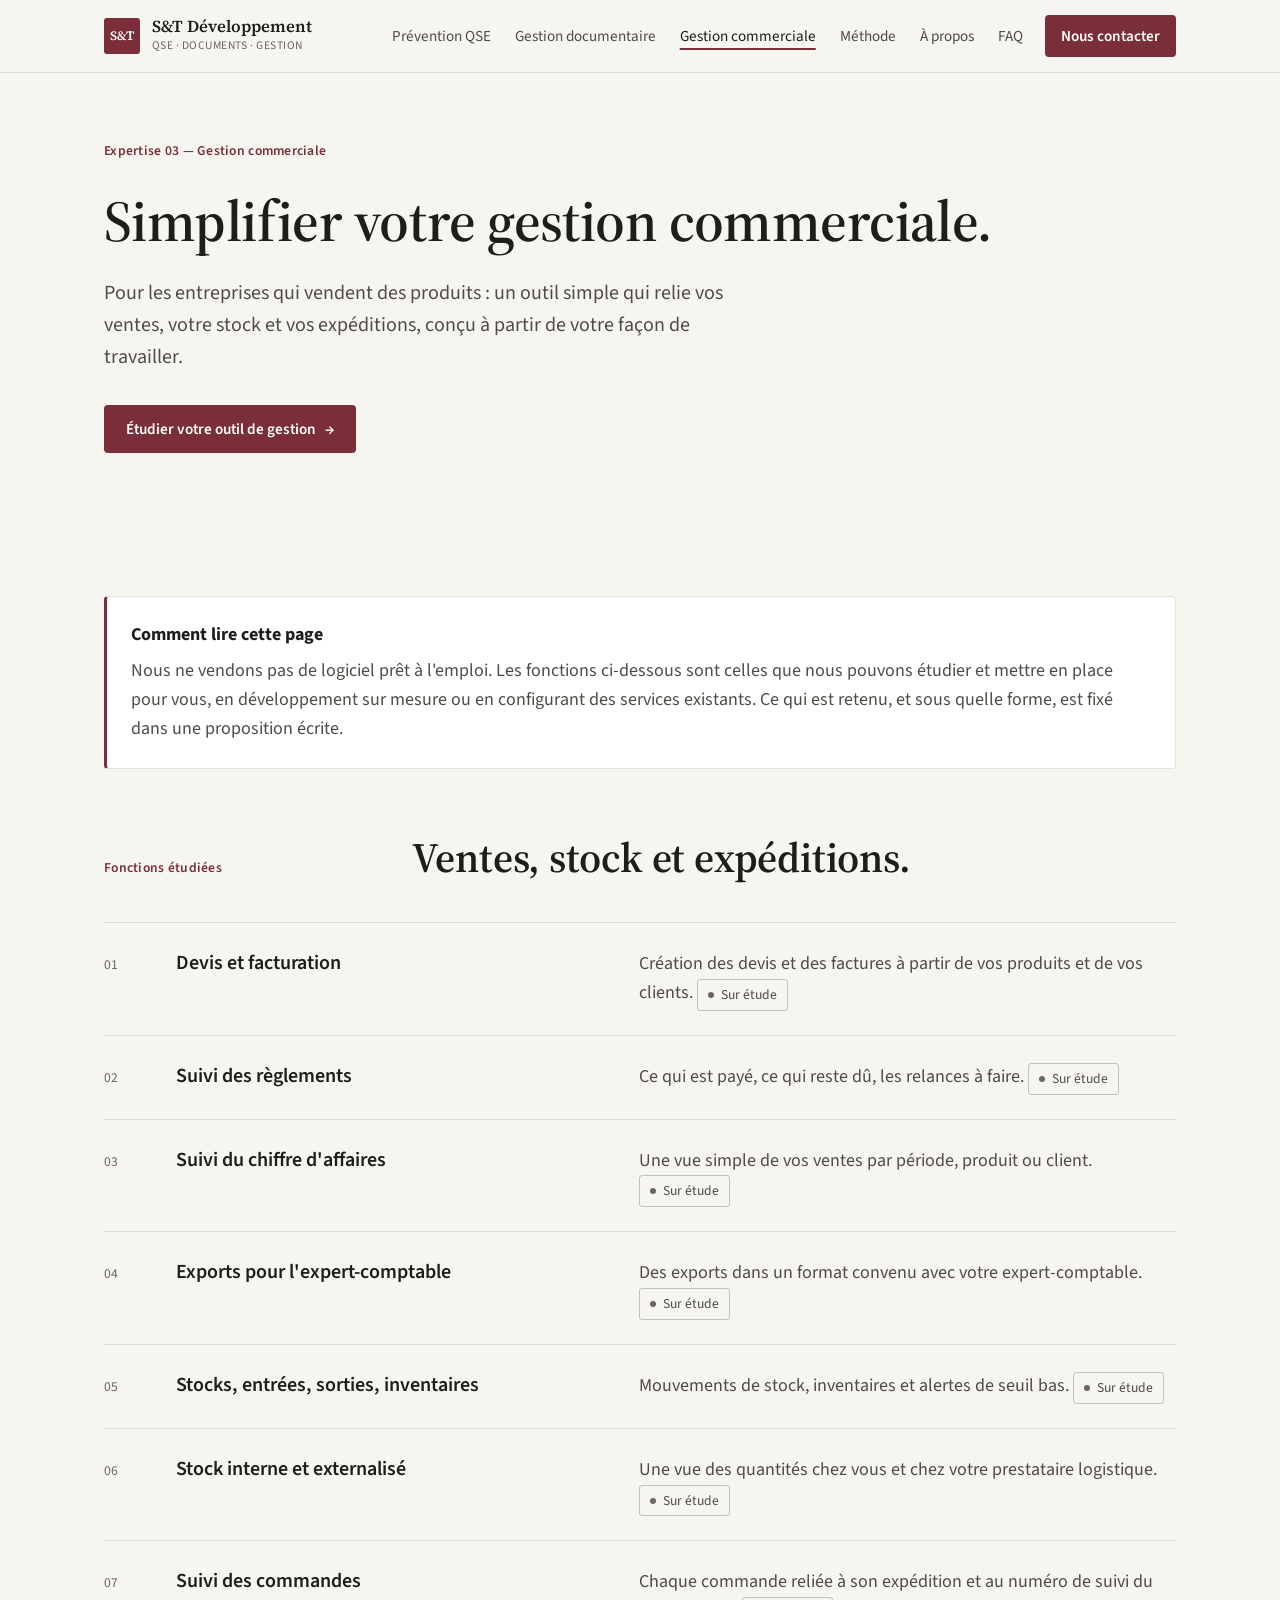
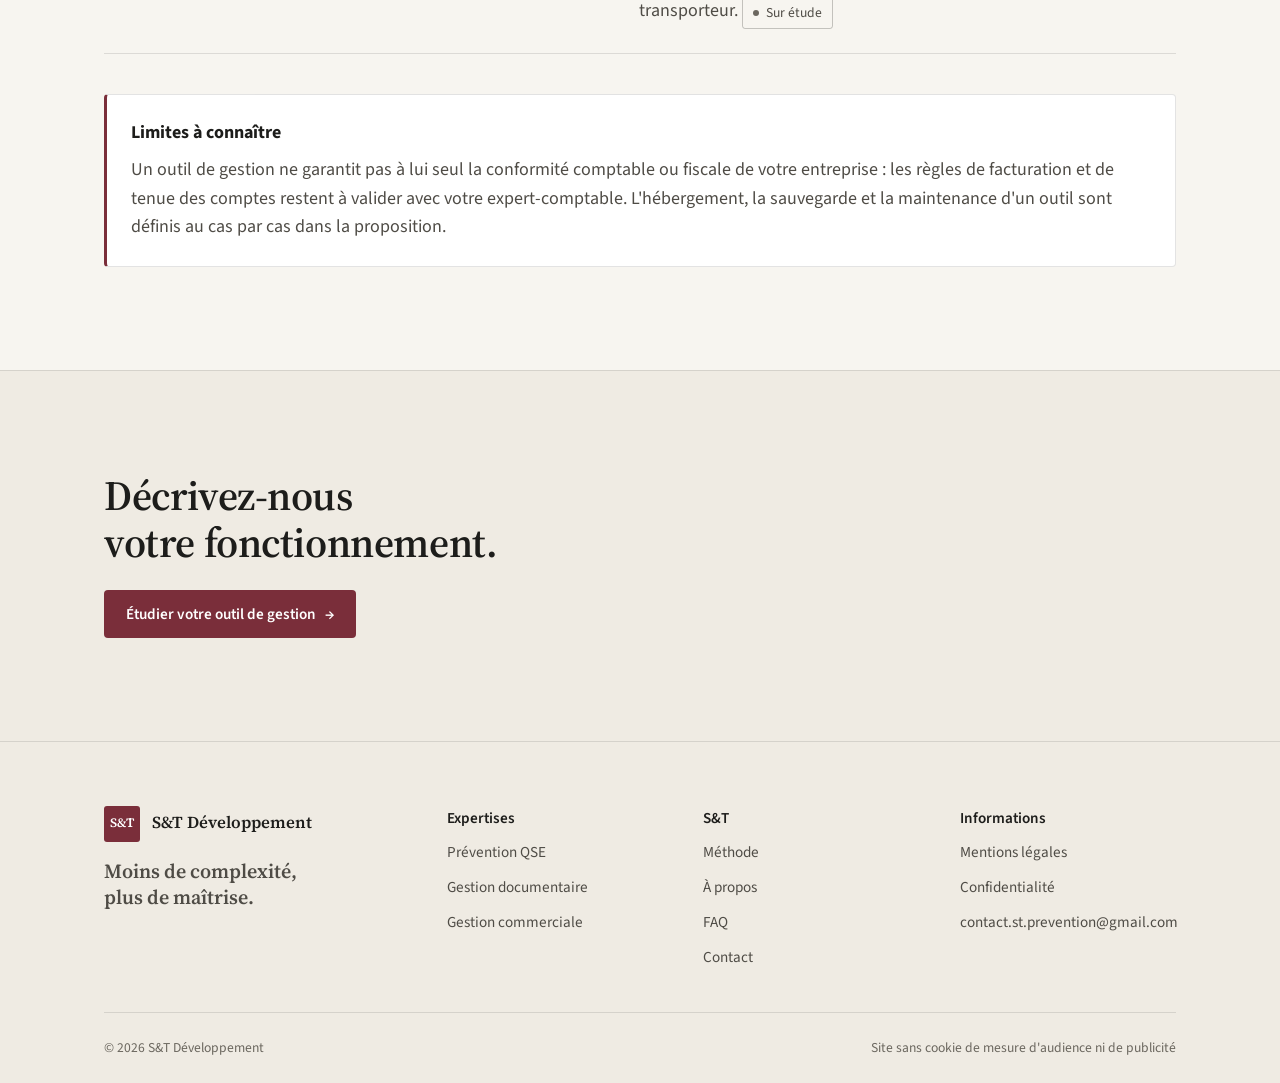
<file: gestion-commerciale.html>
<!DOCTYPE html>
<html lang="fr" class="no-js">
<head>
    <meta charset="UTF-8">
    <meta name="viewport" content="width=device-width, initial-scale=1">
    <title>Gestion commerciale, stocks et logistique · S&amp;T Développement</title>
    <meta name="description" content="Outils de gestion conçus sur mesure pour les entreprises de vente : devis et facturation, suivi des règlements et du chiffre d'affaires, exports comptables, stocks internes ou externalisés, suivi des commandes.">
    <link rel="canonical" href="https://cabinetst.github.io/cabinet-st-site/gestion-commerciale.html">
    <meta property="og:type" content="website">
    <meta property="og:site_name" content="S&amp;T Développement">
    <meta property="og:title" content="Gestion commerciale, stocks et logistique · S&amp;T Développement">
    <meta property="og:description" content="Outils de gestion conçus sur mesure pour les entreprises de vente : devis et facturation, suivi des règlements et du chiffre d'affaires, exports comptables, stocks internes ou externalisés, suivi des commandes.">
    <meta property="og:url" content="https://cabinetst.github.io/cabinet-st-site/gestion-commerciale.html">
    <meta property="og:locale" content="fr_FR">
    <meta name="theme-color" content="#f7f5f0">
    <link rel="icon" href="assets/img/favicon.svg" type="image/svg+xml">
    <link rel="preconnect" href="https://fonts.googleapis.com">
    <link rel="preconnect" href="https://fonts.gstatic.com" crossorigin>
    <link rel="stylesheet" href="https://fonts.googleapis.com/css2?family=Source+Sans+3:ital,wght@0,400;0,600;1,400&family=Source+Serif+4:opsz,wght@8..60,600&display=swap">
    <link rel="stylesheet" href="assets/css/main.css">
</head>
<body>
    <a class="skip" href="#contenu">Aller au contenu</a>

    <header class="header">
        <div class="wrap">
            <a class="brand" href="index.html" aria-label="S&amp;T Développement, accueil">
                <span class="brand-mark" aria-hidden="true">S&amp;T</span>
                <span class="brand-name">S&amp;T Développement<small>QSE · DOCUMENTS · GESTION</small></span>
            </a>
            <button class="burger" type="button" aria-expanded="false" aria-controls="nav" aria-label="Ouvrir le menu"><i></i></button>
            <nav class="nav" id="nav" aria-label="Navigation principale">
                <a href="prevention-qse.html">Prévention QSE</a>
                <a href="gestion-documentaire.html">Gestion documentaire</a>
                <a href="gestion-commerciale.html" aria-current="page">Gestion commerciale</a>
                <a href="methode.html">Méthode</a>
                <a href="a-propos.html">À propos</a>
                <a href="faq.html">FAQ</a>
                <a class="nav-cta" href="contact.html">Nous contacter</a>
            </nav>
        </div>
    </header>

    <main id="contenu">
<section class="page-hero">
            <div class="wrap">
                <span class="label reveal">Expertise 03 — Gestion commerciale</span>
                <h1 class="h1" style="margin-top:1.5rem">Simplifier votre gestion commerciale.</h1>
                <p class="lead reveal">Pour les entreprises qui vendent des produits : un outil simple qui relie vos ventes, votre stock et vos expéditions, conçu à partir de votre façon de travailler.</p>
                <div class="actions reveal" style="margin-top:2rem"><a class="btn btn-primary" href="contact.html?sujet=com">Étudier votre outil de gestion <span class="arrow" aria-hidden="true">→</span></a></div>
            </div>
        </section>

        <section class="section">
            <div class="wrap">
                <div class="note reveal" style="margin-bottom:var(--s-5)">
                    <strong>Comment lire cette page</strong>
                    <p>Nous ne vendons pas de logiciel prêt à l'emploi. Les fonctions ci-dessous sont celles que nous pouvons étudier et mettre en place pour vous, en développement sur mesure ou en configurant des services existants. Ce qui est retenu, et sous quelle forme, est fixé dans une proposition écrite.</p>
                </div>
                <div class="section-head">
                    <span class="label reveal">Fonctions étudiées</span>
                    <h2 class="h2">Ventes, stock et expéditions.</h2>
                </div>
                <div class="rows">
                    <div class="row reveal"><span class="row-num">01</span><h3>Devis et facturation</h3><p>Création des devis et des factures à partir de vos produits et de vos clients. <span class="status">Sur étude</span></p></div>
                    <div class="row reveal"><span class="row-num">02</span><h3>Suivi des règlements</h3><p>Ce qui est payé, ce qui reste dû, les relances à faire. <span class="status">Sur étude</span></p></div>
                    <div class="row reveal"><span class="row-num">03</span><h3>Suivi du chiffre d'affaires</h3><p>Une vue simple de vos ventes par période, produit ou client. <span class="status">Sur étude</span></p></div>
                    <div class="row reveal"><span class="row-num">04</span><h3>Exports pour l'expert-comptable</h3><p>Des exports dans un format convenu avec votre expert-comptable. <span class="status">Sur étude</span></p></div>
                    <div class="row reveal"><span class="row-num">05</span><h3>Stocks, entrées, sorties, inventaires</h3><p>Mouvements de stock, inventaires et alertes de seuil bas. <span class="status">Sur étude</span></p></div>
                    <div class="row reveal"><span class="row-num">06</span><h3>Stock interne et externalisé</h3><p>Une vue des quantités chez vous et chez votre prestataire logistique. <span class="status">Sur étude</span></p></div>
                    <div class="row reveal"><span class="row-num">07</span><h3>Suivi des commandes</h3><p>Chaque commande reliée à son expédition et au numéro de suivi du transporteur. <span class="status">Sur étude</span></p></div>
                </div>
                <div class="note reveal" style="margin-top:var(--s-4)">
                    <strong>Limites à connaître</strong>
                    <p>Un outil de gestion ne garantit pas à lui seul la conformité comptable ou fiscale de votre entreprise : les règles de facturation et de tenue des comptes restent à valider avec votre expert-comptable. L'hébergement, la sauvegarde et la maintenance d'un outil sont définis au cas par cas dans la proposition.</p>
                </div>
            </div>
        </section>

        <section class="section cta-band">
            <div class="wrap">
                <h2 class="h1">Décrivez-nous votre fonctionnement.</h2>
                <div class="actions reveal"><a class="btn btn-primary" href="contact.html?sujet=com">Étudier votre outil de gestion <span class="arrow" aria-hidden="true">→</span></a></div>
            </div>
        </section>

    </main>

    <footer class="footer">
        <div class="wrap">
            <div class="footer-top">
                <div>
                    <a class="brand" href="index.html"><span class="brand-mark" aria-hidden="true">S&amp;T</span><span class="brand-name">S&amp;T Développement</span></a>
                    <p class="footer-claim">Moins de complexité, plus de maîtrise.</p>
                </div>
                <div>
                    <h4>Expertises</h4>
                    <ul>
                        <li><a href="prevention-qse.html">Prévention QSE</a></li>
                        <li><a href="gestion-documentaire.html">Gestion documentaire</a></li>
                        <li><a href="gestion-commerciale.html">Gestion commerciale</a></li>
                    </ul>
                </div>
                <div>
                    <h4>S&amp;T</h4>
                    <ul>
                        <li><a href="methode.html">Méthode</a></li>
                        <li><a href="a-propos.html">À propos</a></li>
                        <li><a href="faq.html">FAQ</a></li>
                        <li><a href="contact.html">Contact</a></li>
                    </ul>
                </div>
                <div>
                    <h4>Informations</h4>
                    <ul>
                        <li><a href="mentions-legales.html">Mentions légales</a></li>
                        <li><a href="confidentialite.html">Confidentialité</a></li>
                        <li><a href="mailto:contact.st.prevention@gmail.com">contact.st.prevention@gmail.com</a></li>
                    </ul>
                </div>
            </div>
            <div class="footer-bottom">
                <span>© <span data-year>2026</span> S&amp;T Développement</span>
                <span>Site sans cookie de mesure d'audience ni de publicité</span>
            </div>
        </div>
    </footer>

    <script src="assets/js/main.js" defer></script>
</body>
</html>
</file>
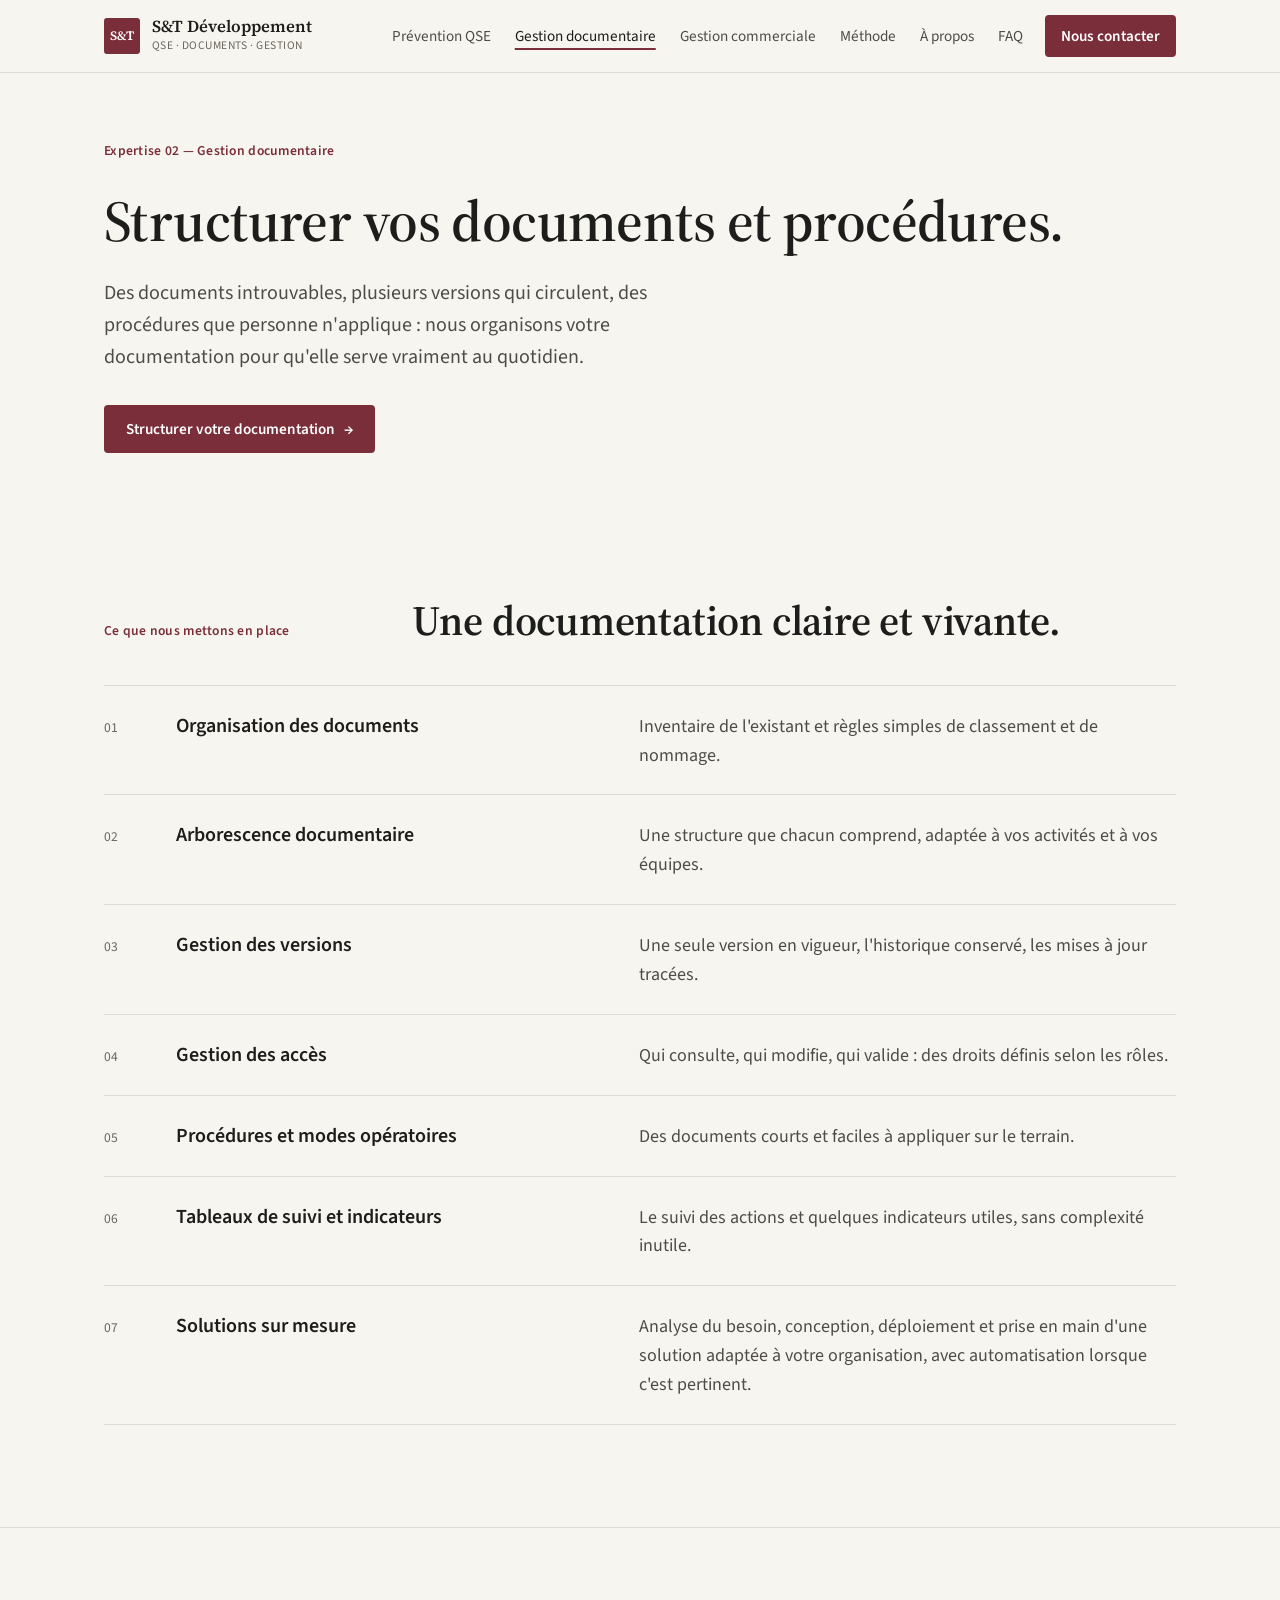
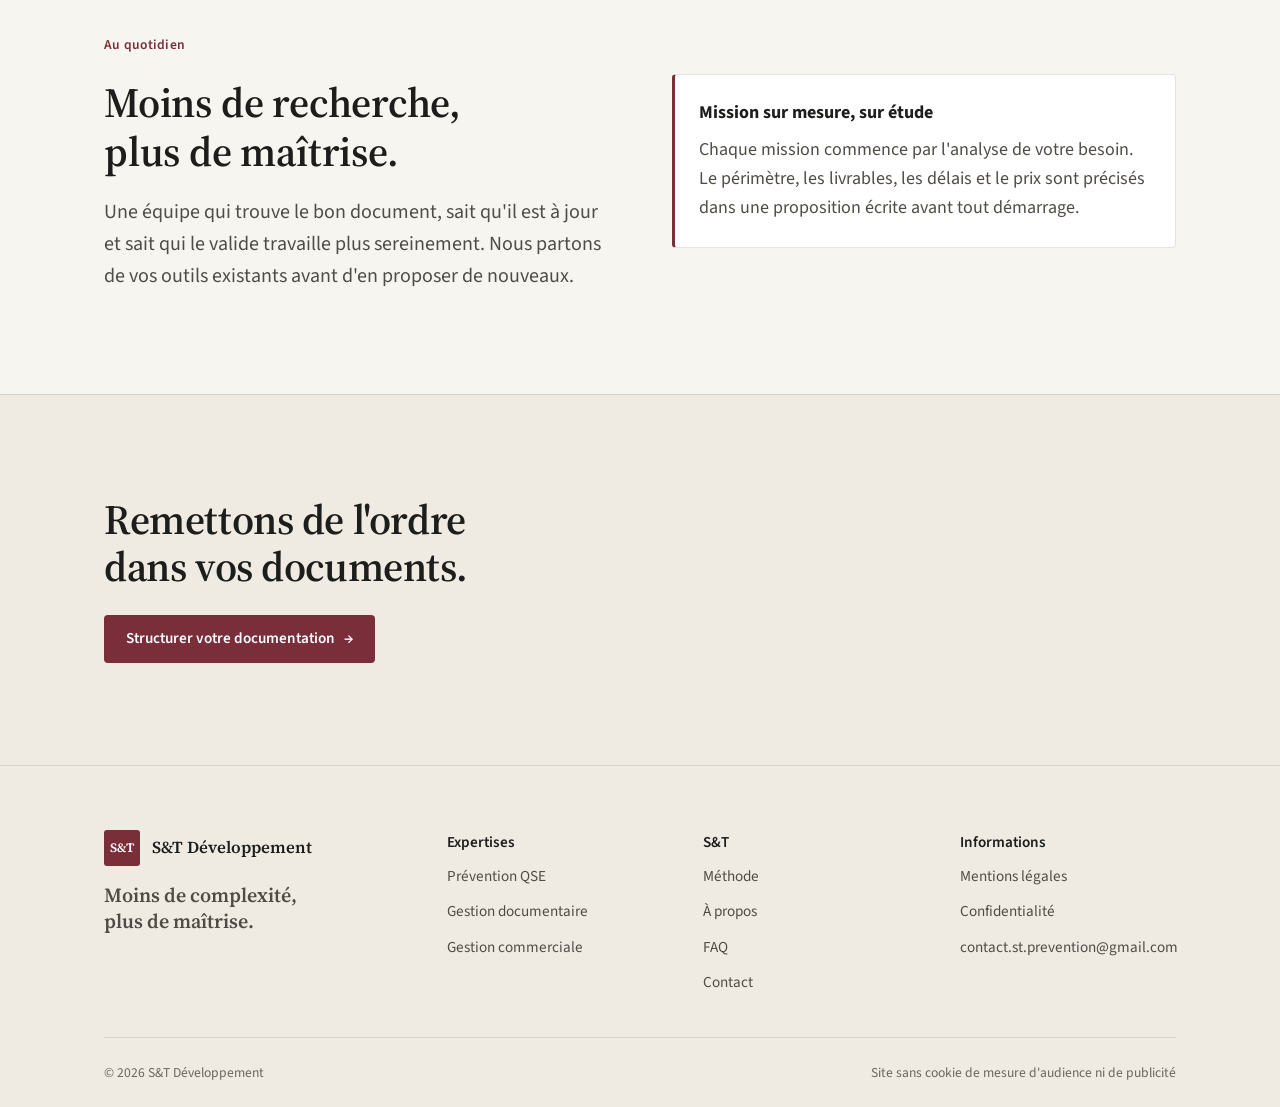
<file: gestion-documentaire.html>
<!DOCTYPE html>
<html lang="fr" class="no-js">
<head>
    <meta charset="UTF-8">
    <meta name="viewport" content="width=device-width, initial-scale=1">
    <title>Gestion documentaire et solutions sur mesure · S&amp;T Développement</title>
    <meta name="description" content="Organisation et structuration documentaire, gestion des versions et des accès, procédures, modes opératoires, tableaux de suivi et indicateurs, solutions conçues sur mesure.">
    <link rel="canonical" href="https://cabinetst.github.io/cabinet-st-site/gestion-documentaire.html">
    <meta property="og:type" content="website">
    <meta property="og:site_name" content="S&amp;T Développement">
    <meta property="og:title" content="Gestion documentaire et solutions sur mesure · S&amp;T Développement">
    <meta property="og:description" content="Organisation et structuration documentaire, gestion des versions et des accès, procédures, modes opératoires, tableaux de suivi et indicateurs, solutions conçues sur mesure.">
    <meta property="og:url" content="https://cabinetst.github.io/cabinet-st-site/gestion-documentaire.html">
    <meta property="og:locale" content="fr_FR">
    <meta name="theme-color" content="#f7f5f0">
    <link rel="icon" href="assets/img/favicon.svg" type="image/svg+xml">
    <link rel="preconnect" href="https://fonts.googleapis.com">
    <link rel="preconnect" href="https://fonts.gstatic.com" crossorigin>
    <link rel="stylesheet" href="https://fonts.googleapis.com/css2?family=Source+Sans+3:ital,wght@0,400;0,600;1,400&family=Source+Serif+4:opsz,wght@8..60,600&display=swap">
    <link rel="stylesheet" href="assets/css/main.css">
</head>
<body>
    <a class="skip" href="#contenu">Aller au contenu</a>

    <header class="header">
        <div class="wrap">
            <a class="brand" href="index.html" aria-label="S&amp;T Développement, accueil">
                <span class="brand-mark" aria-hidden="true">S&amp;T</span>
                <span class="brand-name">S&amp;T Développement<small>QSE · DOCUMENTS · GESTION</small></span>
            </a>
            <button class="burger" type="button" aria-expanded="false" aria-controls="nav" aria-label="Ouvrir le menu"><i></i></button>
            <nav class="nav" id="nav" aria-label="Navigation principale">
                <a href="prevention-qse.html">Prévention QSE</a>
                <a href="gestion-documentaire.html" aria-current="page">Gestion documentaire</a>
                <a href="gestion-commerciale.html">Gestion commerciale</a>
                <a href="methode.html">Méthode</a>
                <a href="a-propos.html">À propos</a>
                <a href="faq.html">FAQ</a>
                <a class="nav-cta" href="contact.html">Nous contacter</a>
            </nav>
        </div>
    </header>

    <main id="contenu">
<section class="page-hero">
            <div class="wrap">
                <span class="label reveal">Expertise 02 — Gestion documentaire</span>
                <h1 class="h1" style="margin-top:1.5rem">Structurer vos documents et procédures.</h1>
                <p class="lead reveal">Des documents introuvables, plusieurs versions qui circulent, des procédures que personne n'applique : nous organisons votre documentation pour qu'elle serve vraiment au quotidien.</p>
                <div class="actions reveal" style="margin-top:2rem"><a class="btn btn-primary" href="contact.html?sujet=doc">Structurer votre documentation <span class="arrow" aria-hidden="true">→</span></a></div>
            </div>
        </section>

        <section class="section">
            <div class="wrap">
                <div class="section-head">
                    <span class="label reveal">Ce que nous mettons en place</span>
                    <h2 class="h2">Une documentation claire et vivante.</h2>
                </div>
                <div class="rows">
                    <div class="row reveal"><span class="row-num">01</span><h3>Organisation des documents</h3><p>Inventaire de l'existant et règles simples de classement et de nommage.</p></div>
                    <div class="row reveal"><span class="row-num">02</span><h3>Arborescence documentaire</h3><p>Une structure que chacun comprend, adaptée à vos activités et à vos équipes.</p></div>
                    <div class="row reveal"><span class="row-num">03</span><h3>Gestion des versions</h3><p>Une seule version en vigueur, l'historique conservé, les mises à jour tracées.</p></div>
                    <div class="row reveal"><span class="row-num">04</span><h3>Gestion des accès</h3><p>Qui consulte, qui modifie, qui valide : des droits définis selon les rôles.</p></div>
                    <div class="row reveal"><span class="row-num">05</span><h3>Procédures et modes opératoires</h3><p>Des documents courts et faciles à appliquer sur le terrain.</p></div>
                    <div class="row reveal"><span class="row-num">06</span><h3>Tableaux de suivi et indicateurs</h3><p>Le suivi des actions et quelques indicateurs utiles, sans complexité inutile.</p></div>
                    <div class="row reveal"><span class="row-num">07</span><h3>Solutions sur mesure</h3><p>Analyse du besoin, conception, déploiement et prise en main d'une solution adaptée à votre organisation, avec automatisation lorsque c'est pertinent.</p></div>
                </div>
            </div>
        </section>

        <section class="section">
            <div class="wrap split">
                <div>
                    <span class="label reveal">Au quotidien</span>
                    <h2 class="h2" style="margin-top:1.2rem">Moins de recherche, plus de maîtrise.</h2>
                    <p class="lead reveal" style="margin-top:1.2rem">Une équipe qui trouve le bon document, sait qu'il est à jour et sait qui le valide travaille plus sereinement. Nous partons de vos outils existants avant d'en proposer de nouveaux.</p>
                </div>
                <div class="note reveal">
                    <strong>Mission sur mesure, sur étude</strong>
                    <p>Chaque mission commence par l'analyse de votre besoin. Le périmètre, les livrables, les délais et le prix sont précisés dans une proposition écrite avant tout démarrage.</p>
                </div>
            </div>
        </section>

        <section class="section cta-band">
            <div class="wrap">
                <h2 class="h1">Remettons de l'ordre dans vos documents.</h2>
                <div class="actions reveal"><a class="btn btn-primary" href="contact.html?sujet=doc">Structurer votre documentation <span class="arrow" aria-hidden="true">→</span></a></div>
            </div>
        </section>

    </main>

    <footer class="footer">
        <div class="wrap">
            <div class="footer-top">
                <div>
                    <a class="brand" href="index.html"><span class="brand-mark" aria-hidden="true">S&amp;T</span><span class="brand-name">S&amp;T Développement</span></a>
                    <p class="footer-claim">Moins de complexité, plus de maîtrise.</p>
                </div>
                <div>
                    <h4>Expertises</h4>
                    <ul>
                        <li><a href="prevention-qse.html">Prévention QSE</a></li>
                        <li><a href="gestion-documentaire.html">Gestion documentaire</a></li>
                        <li><a href="gestion-commerciale.html">Gestion commerciale</a></li>
                    </ul>
                </div>
                <div>
                    <h4>S&amp;T</h4>
                    <ul>
                        <li><a href="methode.html">Méthode</a></li>
                        <li><a href="a-propos.html">À propos</a></li>
                        <li><a href="faq.html">FAQ</a></li>
                        <li><a href="contact.html">Contact</a></li>
                    </ul>
                </div>
                <div>
                    <h4>Informations</h4>
                    <ul>
                        <li><a href="mentions-legales.html">Mentions légales</a></li>
                        <li><a href="confidentialite.html">Confidentialité</a></li>
                        <li><a href="mailto:contact.st.prevention@gmail.com">contact.st.prevention@gmail.com</a></li>
                    </ul>
                </div>
            </div>
            <div class="footer-bottom">
                <span>© <span data-year>2026</span> S&amp;T Développement</span>
                <span>Site sans cookie de mesure d'audience ni de publicité</span>
            </div>
        </div>
    </footer>

    <script src="assets/js/main.js" defer></script>
</body>
</html>
</file>
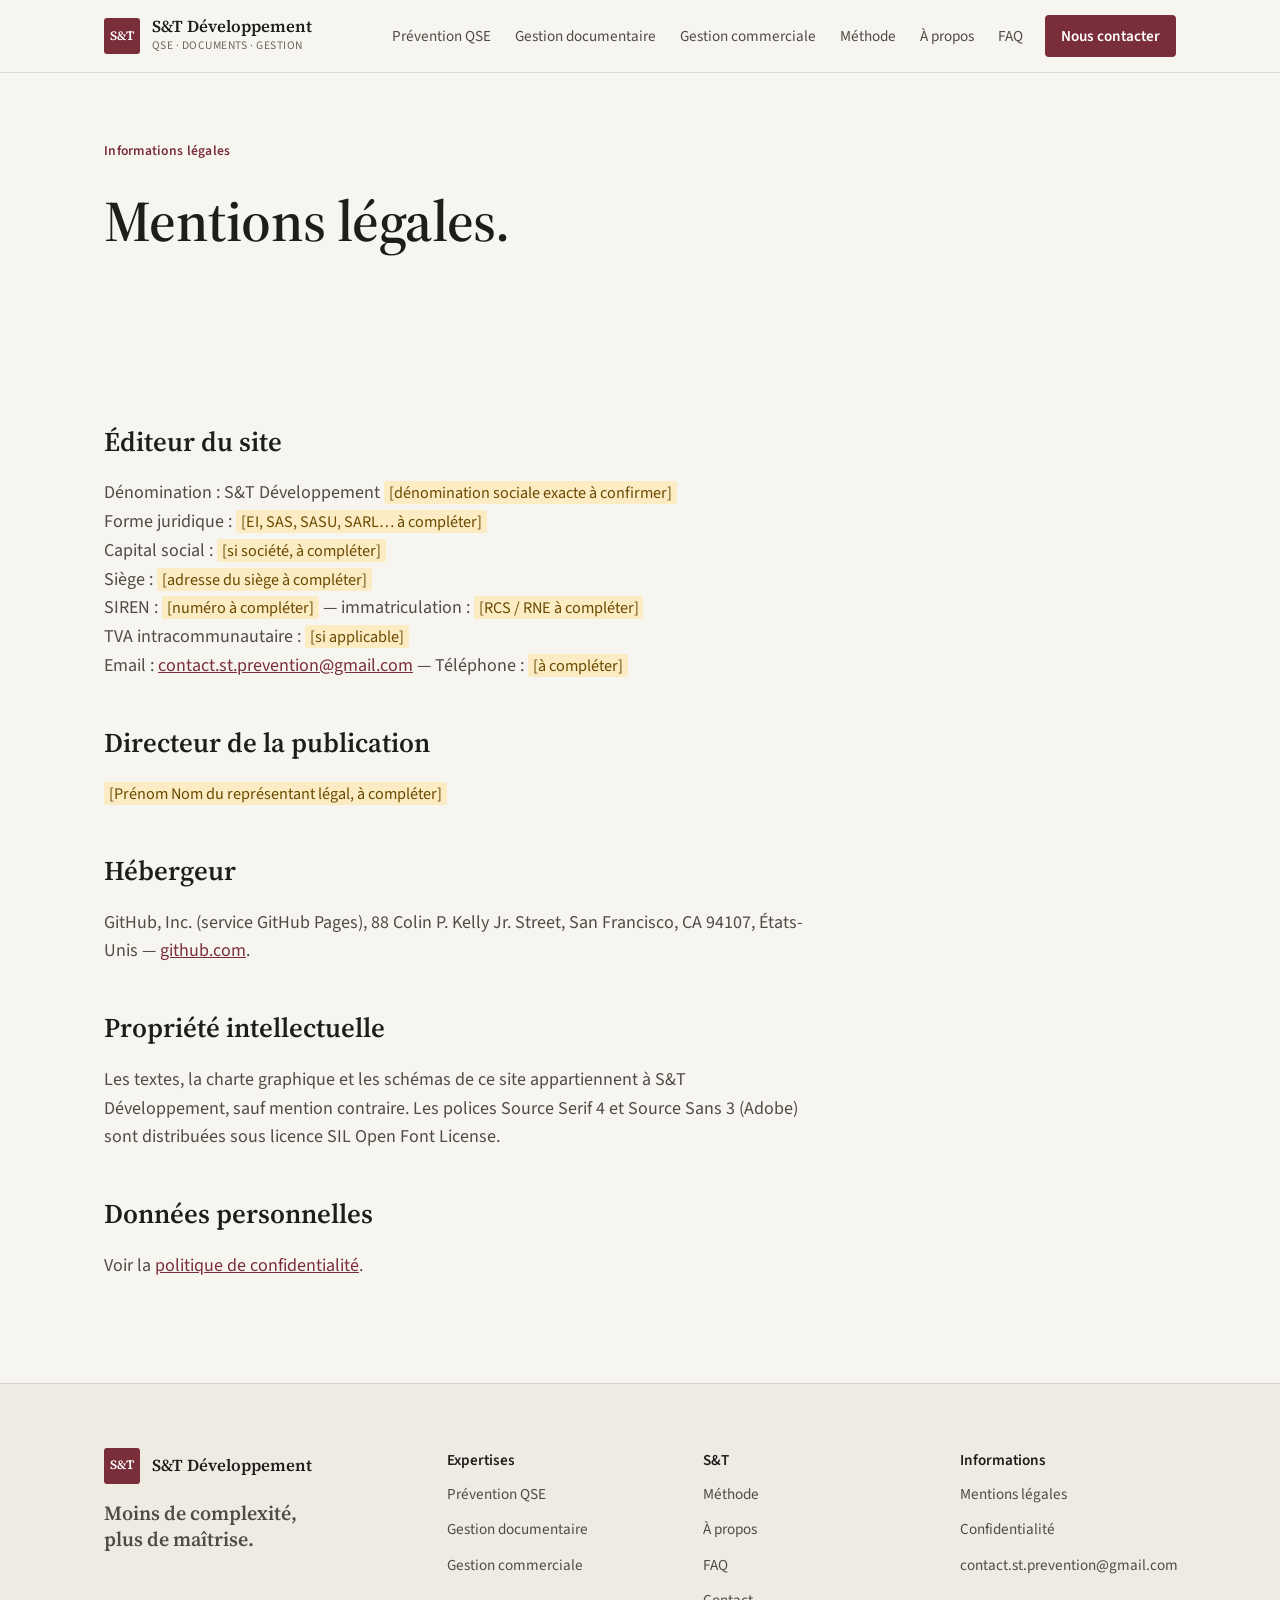
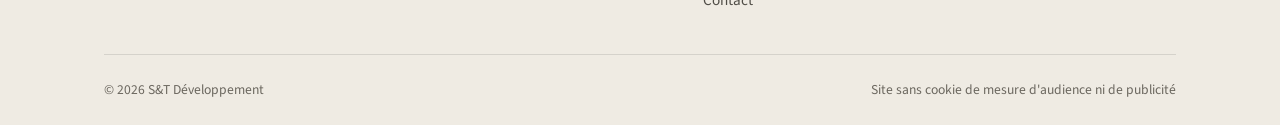
<file: mentions-legales.html>
<!DOCTYPE html>
<html lang="fr" class="no-js">
<head>
    <meta charset="UTF-8">
    <meta name="viewport" content="width=device-width, initial-scale=1">
    <title>Mentions légales · S&amp;T Développement</title>
    <meta name="description" content="Mentions légales du site S&amp;T Développement : éditeur, directeur de la publication et hébergeur.">
    <link rel="canonical" href="https://cabinetst.github.io/cabinet-st-site/mentions-legales.html">
    <meta property="og:type" content="website">
    <meta property="og:site_name" content="S&amp;T Développement">
    <meta property="og:title" content="Mentions légales · S&amp;T Développement">
    <meta property="og:description" content="Mentions légales du site S&amp;T Développement : éditeur, directeur de la publication et hébergeur.">
    <meta property="og:url" content="https://cabinetst.github.io/cabinet-st-site/mentions-legales.html">
    <meta property="og:locale" content="fr_FR">
    <meta name="theme-color" content="#f7f5f0">
    <link rel="icon" href="assets/img/favicon.svg" type="image/svg+xml">
    <link rel="preconnect" href="https://fonts.googleapis.com">
    <link rel="preconnect" href="https://fonts.gstatic.com" crossorigin>
    <link rel="stylesheet" href="https://fonts.googleapis.com/css2?family=Source+Sans+3:ital,wght@0,400;0,600;1,400&family=Source+Serif+4:opsz,wght@8..60,600&display=swap">
    <link rel="stylesheet" href="assets/css/main.css">
</head>
<body>
    <a class="skip" href="#contenu">Aller au contenu</a>

    <header class="header">
        <div class="wrap">
            <a class="brand" href="index.html" aria-label="S&amp;T Développement, accueil">
                <span class="brand-mark" aria-hidden="true">S&amp;T</span>
                <span class="brand-name">S&amp;T Développement<small>QSE · DOCUMENTS · GESTION</small></span>
            </a>
            <button class="burger" type="button" aria-expanded="false" aria-controls="nav" aria-label="Ouvrir le menu"><i></i></button>
            <nav class="nav" id="nav" aria-label="Navigation principale">
                <a href="prevention-qse.html">Prévention QSE</a>
                <a href="gestion-documentaire.html">Gestion documentaire</a>
                <a href="gestion-commerciale.html">Gestion commerciale</a>
                <a href="methode.html">Méthode</a>
                <a href="a-propos.html">À propos</a>
                <a href="faq.html">FAQ</a>
                <a class="nav-cta" href="contact.html">Nous contacter</a>
            </nav>
        </div>
    </header>

    <main id="contenu">
<section class="page-hero">
            <div class="wrap">
                <span class="label reveal">Informations légales</span>
                <h1 class="h1" style="margin-top:1.5rem">Mentions légales.</h1>
            </div>
        </section>

        <section class="section">
            <div class="wrap">
                <div class="prose">
                    <h2>Éditeur du site</h2>
                    <p>Dénomination : S&amp;T Développement <span class="todo">[dénomination sociale exacte à confirmer]</span><br>
                    Forme juridique : <span class="todo">[EI, SAS, SASU, SARL… à compléter]</span><br>
                    Capital social : <span class="todo">[si société, à compléter]</span><br>
                    Siège : <span class="todo">[adresse du siège à compléter]</span><br>
                    SIREN : <span class="todo">[numéro à compléter]</span> — immatriculation : <span class="todo">[RCS / RNE à compléter]</span><br>
                    TVA intracommunautaire : <span class="todo">[si applicable]</span><br>
                    Email : <a href="mailto:contact.st.prevention@gmail.com">contact.st.prevention@gmail.com</a> — Téléphone : <span class="todo">[à compléter]</span></p>

                    <h2>Directeur de la publication</h2>
                    <p><span class="todo">[Prénom Nom du représentant légal, à compléter]</span></p>

                    <h2>Hébergeur</h2>
                    <p>GitHub, Inc. (service GitHub Pages), 88 Colin P. Kelly Jr. Street, San Francisco, CA 94107, États-Unis — <a href="https://github.com" rel="noopener">github.com</a>.</p>

                    <h2>Propriété intellectuelle</h2>
                    <p>Les textes, la charte graphique et les schémas de ce site appartiennent à S&amp;T Développement, sauf mention contraire. Les polices Source Serif 4 et Source Sans 3 (Adobe) sont distribuées sous licence SIL Open Font License.</p>

                    <h2>Données personnelles</h2>
                    <p>Voir la <a href="confidentialite.html">politique de confidentialité</a>.</p>
                </div>
            </div>
        </section>

    </main>

    <footer class="footer">
        <div class="wrap">
            <div class="footer-top">
                <div>
                    <a class="brand" href="index.html"><span class="brand-mark" aria-hidden="true">S&amp;T</span><span class="brand-name">S&amp;T Développement</span></a>
                    <p class="footer-claim">Moins de complexité, plus de maîtrise.</p>
                </div>
                <div>
                    <h4>Expertises</h4>
                    <ul>
                        <li><a href="prevention-qse.html">Prévention QSE</a></li>
                        <li><a href="gestion-documentaire.html">Gestion documentaire</a></li>
                        <li><a href="gestion-commerciale.html">Gestion commerciale</a></li>
                    </ul>
                </div>
                <div>
                    <h4>S&amp;T</h4>
                    <ul>
                        <li><a href="methode.html">Méthode</a></li>
                        <li><a href="a-propos.html">À propos</a></li>
                        <li><a href="faq.html">FAQ</a></li>
                        <li><a href="contact.html">Contact</a></li>
                    </ul>
                </div>
                <div>
                    <h4>Informations</h4>
                    <ul>
                        <li><a href="mentions-legales.html">Mentions légales</a></li>
                        <li><a href="confidentialite.html">Confidentialité</a></li>
                        <li><a href="mailto:contact.st.prevention@gmail.com">contact.st.prevention@gmail.com</a></li>
                    </ul>
                </div>
            </div>
            <div class="footer-bottom">
                <span>© <span data-year>2026</span> S&amp;T Développement</span>
                <span>Site sans cookie de mesure d'audience ni de publicité</span>
            </div>
        </div>
    </footer>

    <script src="assets/js/main.js" defer></script>
</body>
</html>
</file>
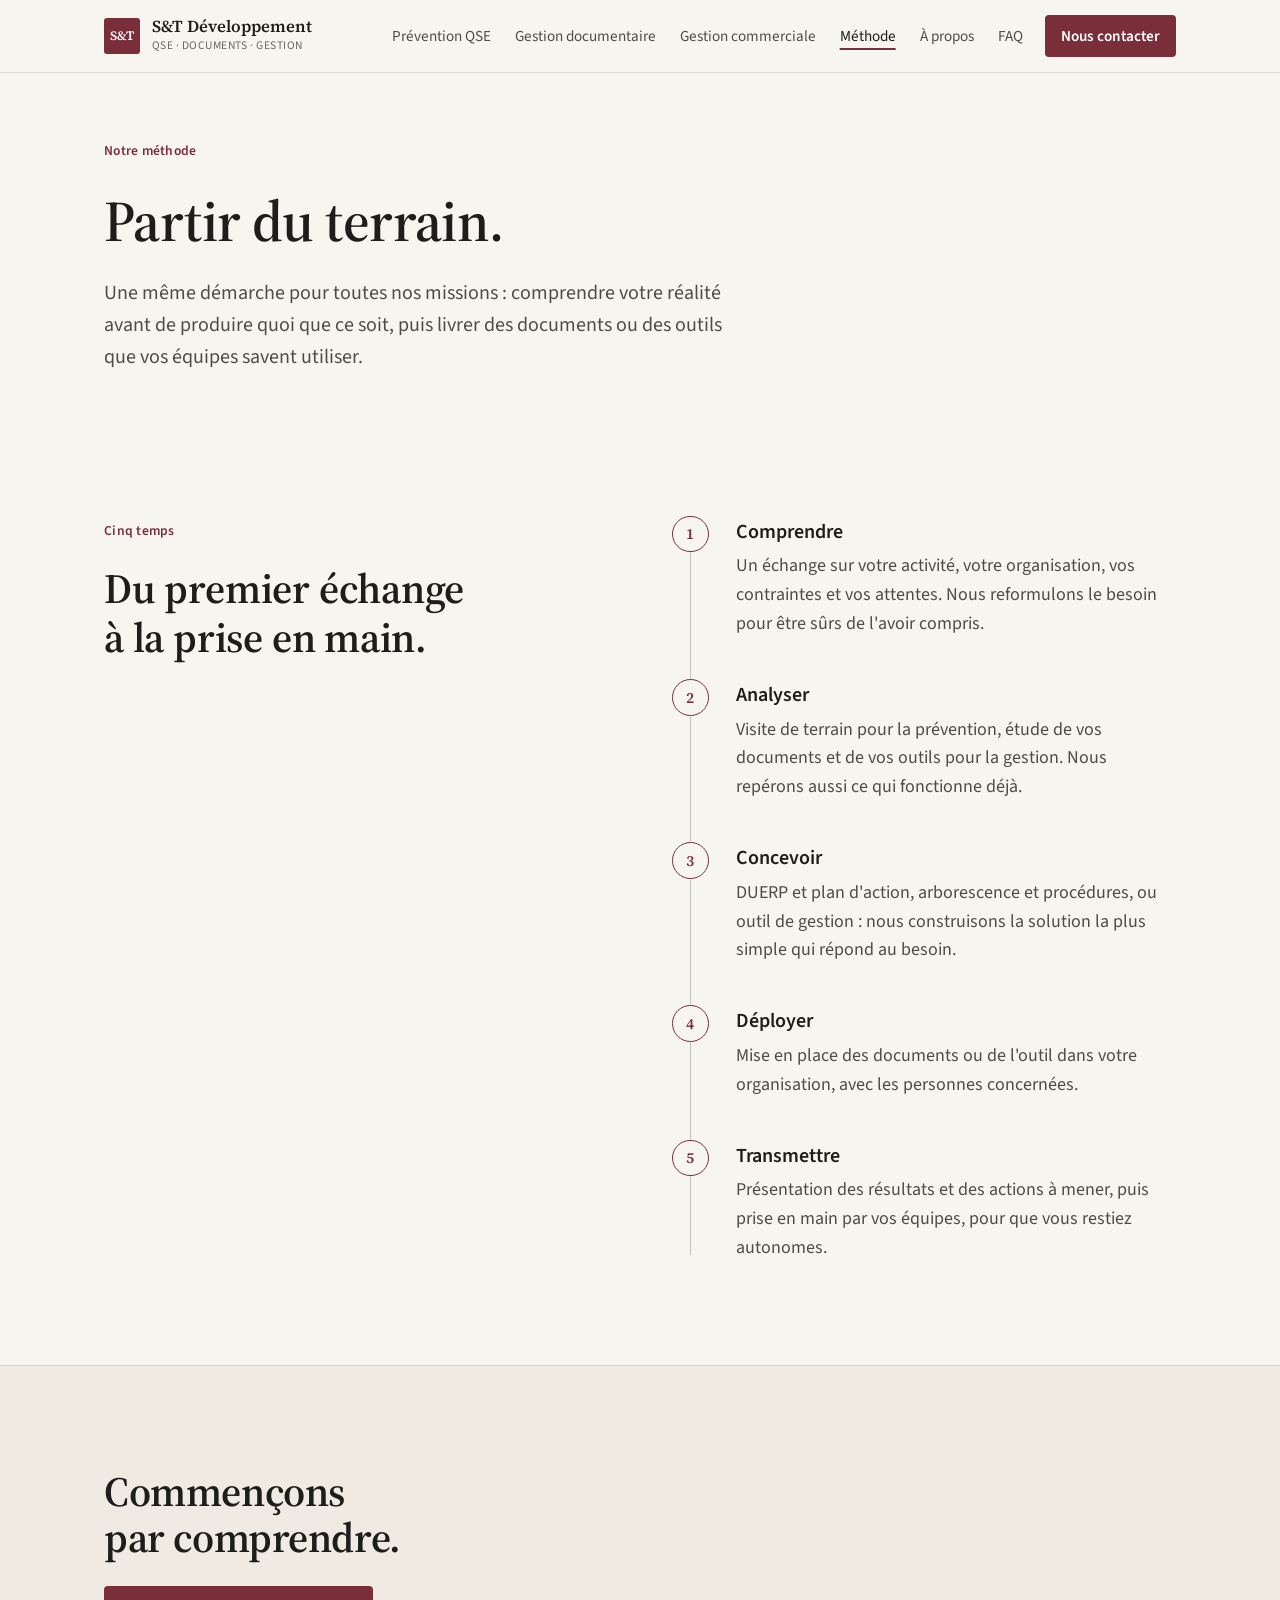
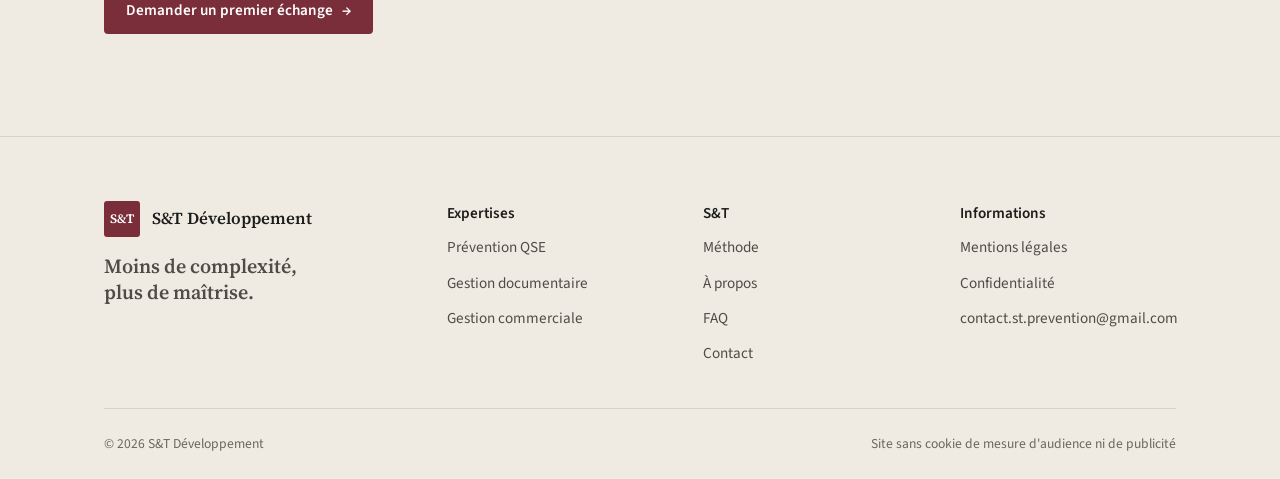
<file: methode.html>
<!DOCTYPE html>
<html lang="fr" class="no-js">
<head>
    <meta charset="UTF-8">
    <meta name="viewport" content="width=device-width, initial-scale=1">
    <title>Notre méthode · S&amp;T Développement</title>
    <meta name="description" content="Comprendre, analyser, concevoir, déployer, transmettre : la méthode de S&amp;T Développement pour ses missions de prévention QSE, de gestion documentaire et d'outils de gestion.">
    <link rel="canonical" href="https://cabinetst.github.io/cabinet-st-site/methode.html">
    <meta property="og:type" content="website">
    <meta property="og:site_name" content="S&amp;T Développement">
    <meta property="og:title" content="Notre méthode · S&amp;T Développement">
    <meta property="og:description" content="Comprendre, analyser, concevoir, déployer, transmettre : la méthode de S&amp;T Développement pour ses missions de prévention QSE, de gestion documentaire et d'outils de gestion.">
    <meta property="og:url" content="https://cabinetst.github.io/cabinet-st-site/methode.html">
    <meta property="og:locale" content="fr_FR">
    <meta name="theme-color" content="#f7f5f0">
    <link rel="icon" href="assets/img/favicon.svg" type="image/svg+xml">
    <link rel="preconnect" href="https://fonts.googleapis.com">
    <link rel="preconnect" href="https://fonts.gstatic.com" crossorigin>
    <link rel="stylesheet" href="https://fonts.googleapis.com/css2?family=Source+Sans+3:ital,wght@0,400;0,600;1,400&family=Source+Serif+4:opsz,wght@8..60,600&display=swap">
    <link rel="stylesheet" href="assets/css/main.css">
</head>
<body>
    <a class="skip" href="#contenu">Aller au contenu</a>

    <header class="header">
        <div class="wrap">
            <a class="brand" href="index.html" aria-label="S&amp;T Développement, accueil">
                <span class="brand-mark" aria-hidden="true">S&amp;T</span>
                <span class="brand-name">S&amp;T Développement<small>QSE · DOCUMENTS · GESTION</small></span>
            </a>
            <button class="burger" type="button" aria-expanded="false" aria-controls="nav" aria-label="Ouvrir le menu"><i></i></button>
            <nav class="nav" id="nav" aria-label="Navigation principale">
                <a href="prevention-qse.html">Prévention QSE</a>
                <a href="gestion-documentaire.html">Gestion documentaire</a>
                <a href="gestion-commerciale.html">Gestion commerciale</a>
                <a href="methode.html" aria-current="page">Méthode</a>
                <a href="a-propos.html">À propos</a>
                <a href="faq.html">FAQ</a>
                <a class="nav-cta" href="contact.html">Nous contacter</a>
            </nav>
        </div>
    </header>

    <main id="contenu">
<section class="page-hero">
            <div class="wrap">
                <span class="label reveal">Notre méthode</span>
                <h1 class="h1" style="margin-top:1.5rem">Partir du terrain.</h1>
                <p class="lead reveal">Une même démarche pour toutes nos missions : comprendre votre réalité avant de produire quoi que ce soit, puis livrer des documents ou des outils que vos équipes savent utiliser.</p>
            </div>
        </section>

        <section class="section">
            <div class="wrap split" style="align-items:start">
                <div>
                    <span class="label reveal">Cinq temps</span>
                    <h2 class="h2" style="margin-top:1.2rem">Du premier échange à la prise en main.</h2>
                </div>
                <ol class="timeline">
                    <li><h3>Comprendre</h3><p>Un échange sur votre activité, votre organisation, vos contraintes et vos attentes. Nous reformulons le besoin pour être sûrs de l'avoir compris.</p></li>
                    <li><h3>Analyser</h3><p>Visite de terrain pour la prévention, étude de vos documents et de vos outils pour la gestion. Nous repérons aussi ce qui fonctionne déjà.</p></li>
                    <li><h3>Concevoir</h3><p>DUERP et plan d'action, arborescence et procédures, ou outil de gestion : nous construisons la solution la plus simple qui répond au besoin.</p></li>
                    <li><h3>Déployer</h3><p>Mise en place des documents ou de l'outil dans votre organisation, avec les personnes concernées.</p></li>
                    <li><h3>Transmettre</h3><p>Présentation des résultats et des actions à mener, puis prise en main par vos équipes, pour que vous restiez autonomes.</p></li>
                </ol>
            </div>
        </section>

        <section class="section cta-band">
            <div class="wrap">
                <h2 class="h1">Commençons par comprendre.</h2>
                <div class="actions reveal"><a class="btn btn-primary" href="contact.html">Demander un premier échange <span class="arrow" aria-hidden="true">→</span></a></div>
            </div>
        </section>

    </main>

    <footer class="footer">
        <div class="wrap">
            <div class="footer-top">
                <div>
                    <a class="brand" href="index.html"><span class="brand-mark" aria-hidden="true">S&amp;T</span><span class="brand-name">S&amp;T Développement</span></a>
                    <p class="footer-claim">Moins de complexité, plus de maîtrise.</p>
                </div>
                <div>
                    <h4>Expertises</h4>
                    <ul>
                        <li><a href="prevention-qse.html">Prévention QSE</a></li>
                        <li><a href="gestion-documentaire.html">Gestion documentaire</a></li>
                        <li><a href="gestion-commerciale.html">Gestion commerciale</a></li>
                    </ul>
                </div>
                <div>
                    <h4>S&amp;T</h4>
                    <ul>
                        <li><a href="methode.html">Méthode</a></li>
                        <li><a href="a-propos.html">À propos</a></li>
                        <li><a href="faq.html">FAQ</a></li>
                        <li><a href="contact.html">Contact</a></li>
                    </ul>
                </div>
                <div>
                    <h4>Informations</h4>
                    <ul>
                        <li><a href="mentions-legales.html">Mentions légales</a></li>
                        <li><a href="confidentialite.html">Confidentialité</a></li>
                        <li><a href="mailto:contact.st.prevention@gmail.com">contact.st.prevention@gmail.com</a></li>
                    </ul>
                </div>
            </div>
            <div class="footer-bottom">
                <span>© <span data-year>2026</span> S&amp;T Développement</span>
                <span>Site sans cookie de mesure d'audience ni de publicité</span>
            </div>
        </div>
    </footer>

    <script src="assets/js/main.js" defer></script>
</body>
</html>
</file>
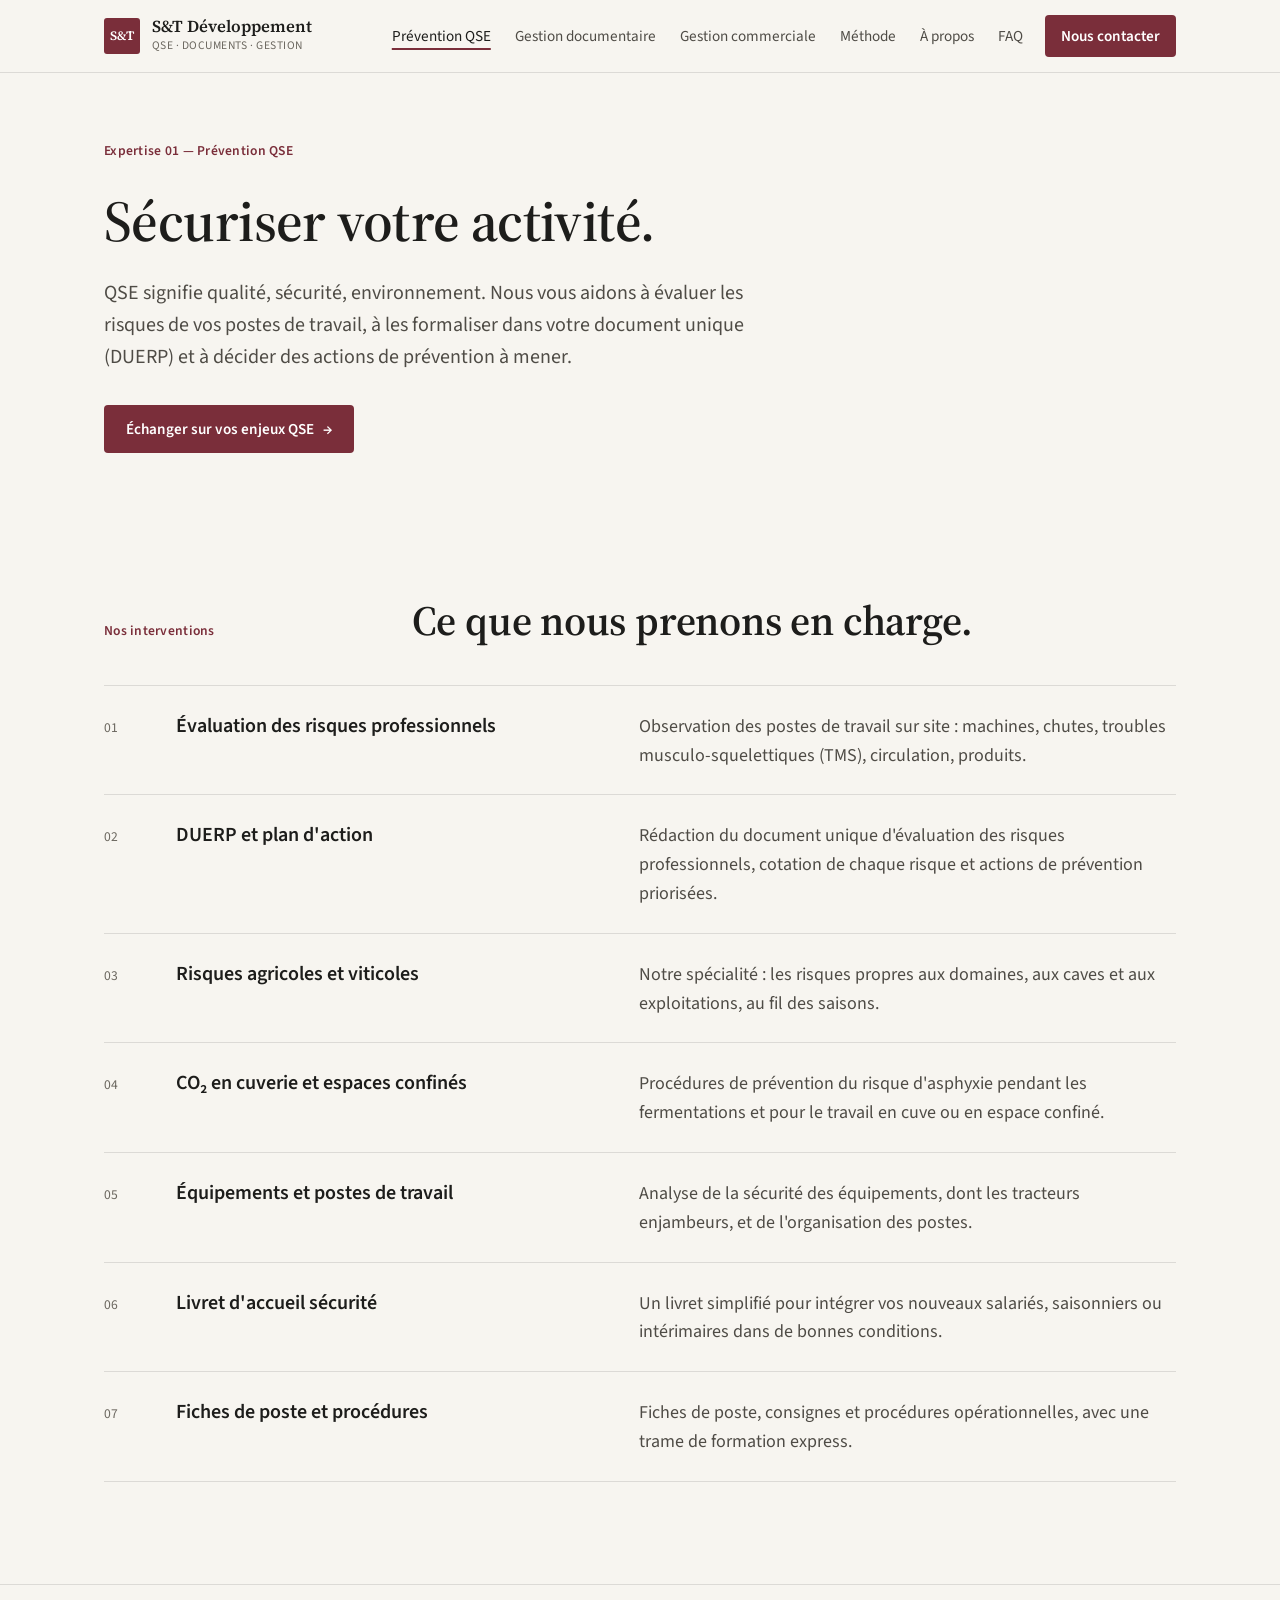
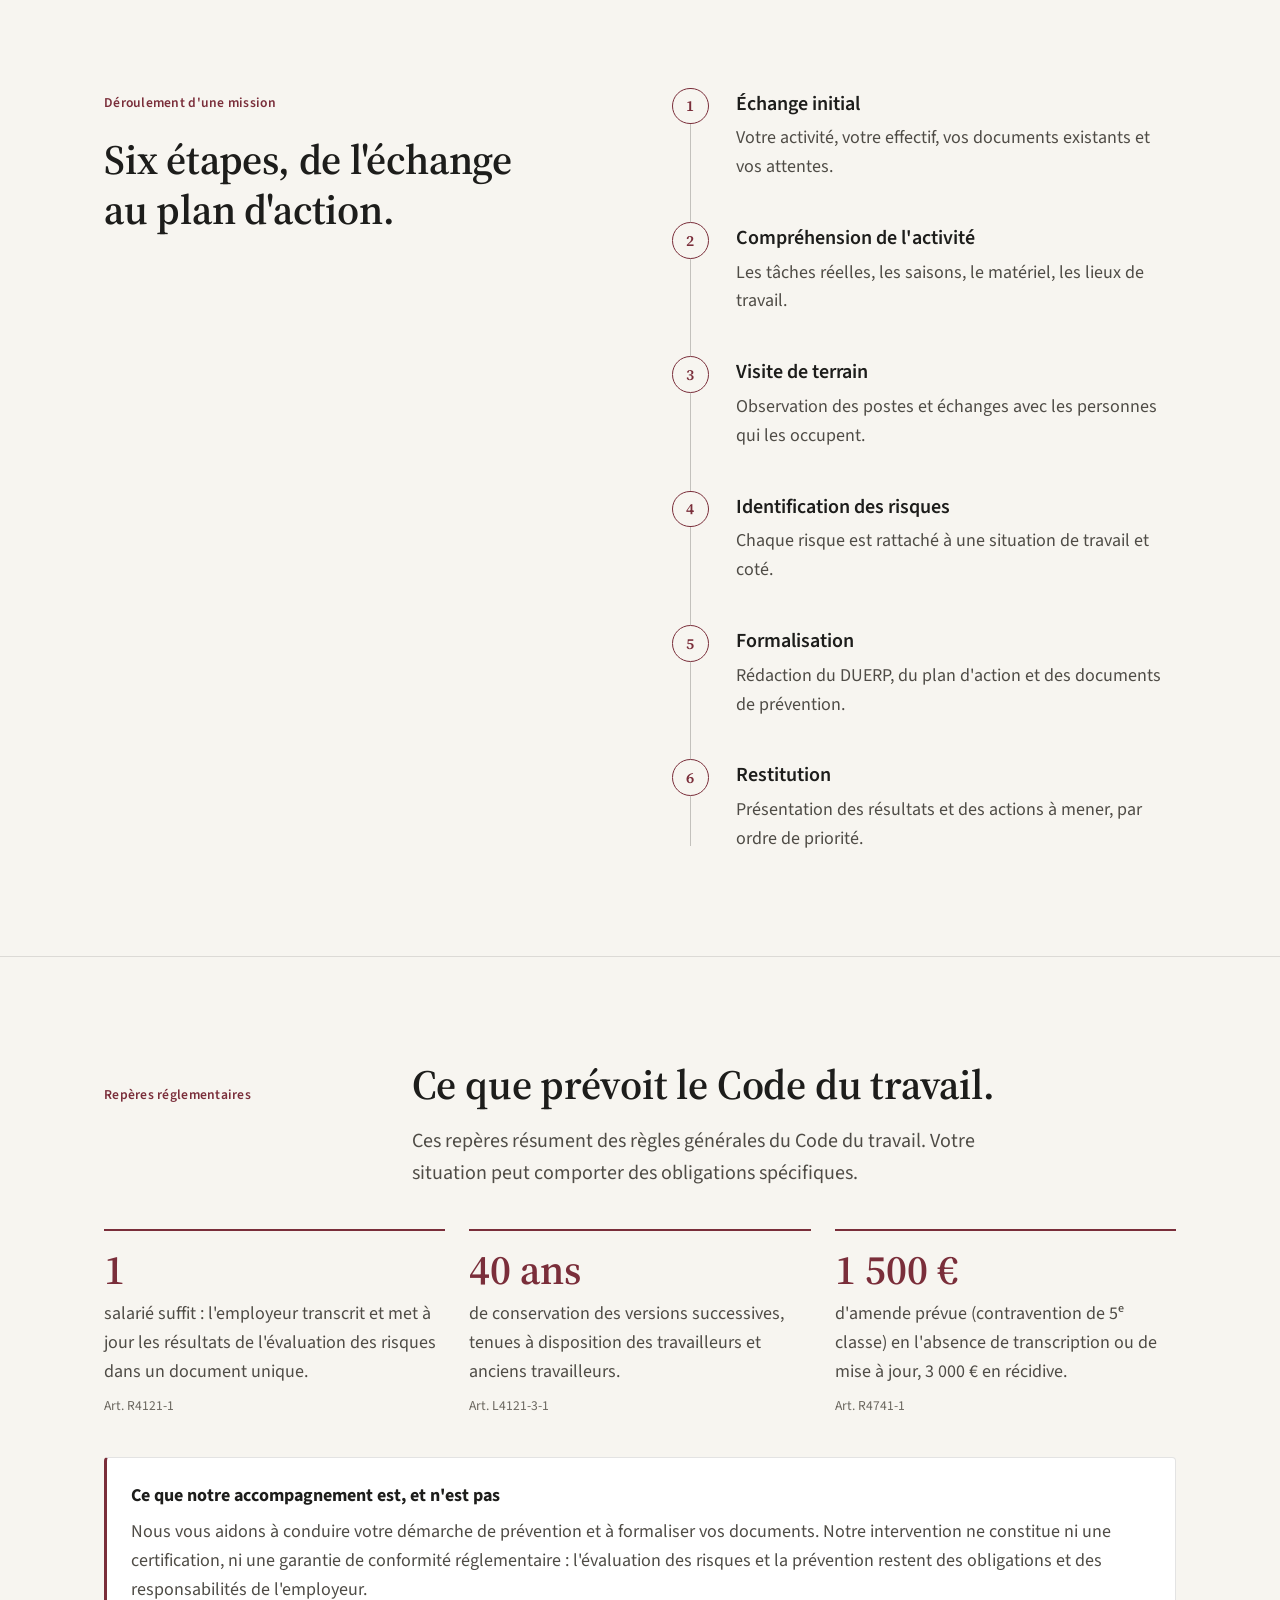
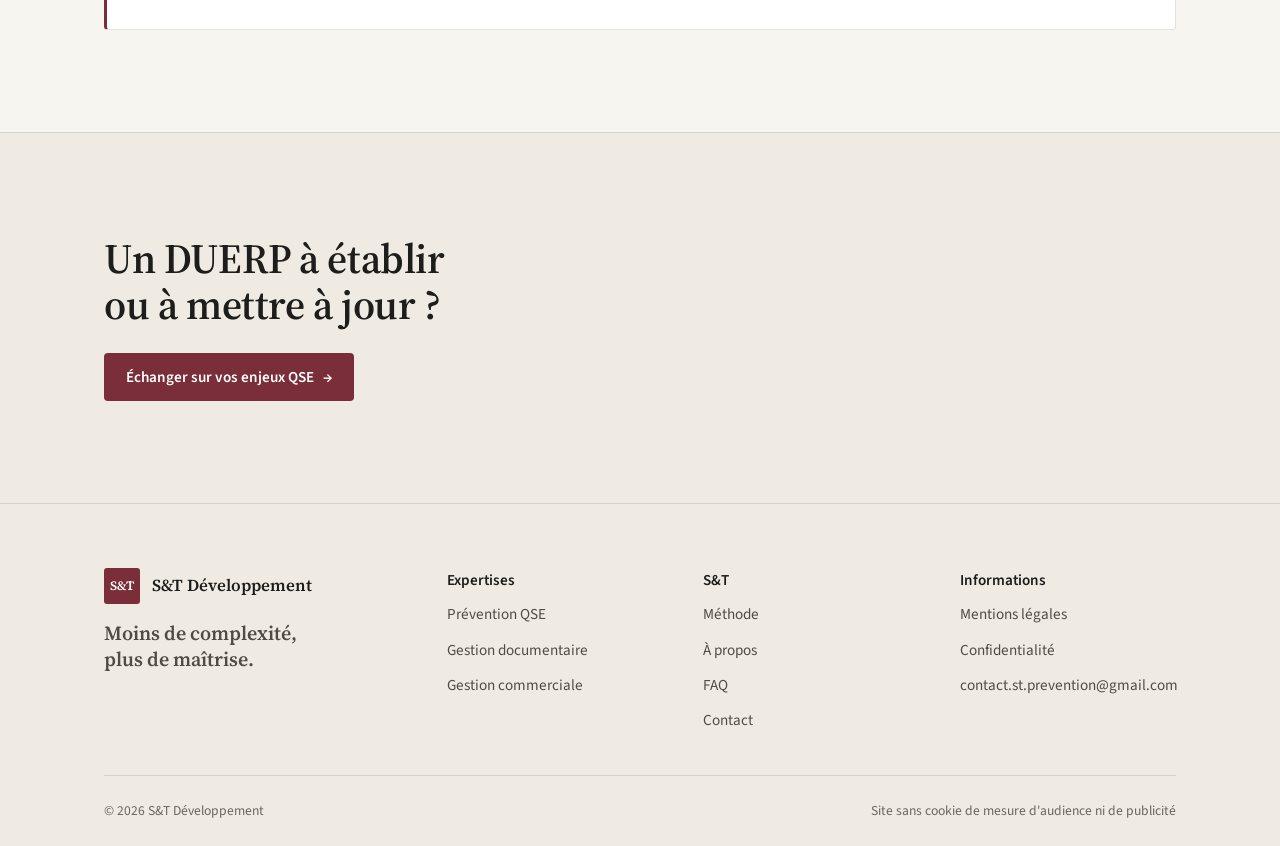
<file: prevention-qse.html>
<!DOCTYPE html>
<html lang="fr" class="no-js">
<head>
    <meta charset="UTF-8">
    <meta name="viewport" content="width=device-width, initial-scale=1">
    <title>Prévention QSE et DUERP · S&amp;T Développement</title>
    <meta name="description" content="Évaluation des risques professionnels, DUERP et plan d'action, risques viticoles et agricoles (CO₂ en cuverie, espaces confinés, tracteurs enjambeurs), livret d'accueil sécurité et fiches de poste.">
    <link rel="canonical" href="https://cabinetst.github.io/cabinet-st-site/prevention-qse.html">
    <meta property="og:type" content="website">
    <meta property="og:site_name" content="S&amp;T Développement">
    <meta property="og:title" content="Prévention QSE et DUERP · S&amp;T Développement">
    <meta property="og:description" content="Évaluation des risques professionnels, DUERP et plan d'action, risques viticoles et agricoles (CO₂ en cuverie, espaces confinés, tracteurs enjambeurs), livret d'accueil sécurité et fiches de poste.">
    <meta property="og:url" content="https://cabinetst.github.io/cabinet-st-site/prevention-qse.html">
    <meta property="og:locale" content="fr_FR">
    <meta name="theme-color" content="#f7f5f0">
    <link rel="icon" href="assets/img/favicon.svg" type="image/svg+xml">
    <link rel="preconnect" href="https://fonts.googleapis.com">
    <link rel="preconnect" href="https://fonts.gstatic.com" crossorigin>
    <link rel="stylesheet" href="https://fonts.googleapis.com/css2?family=Source+Sans+3:ital,wght@0,400;0,600;1,400&family=Source+Serif+4:opsz,wght@8..60,600&display=swap">
    <link rel="stylesheet" href="assets/css/main.css">
</head>
<body>
    <a class="skip" href="#contenu">Aller au contenu</a>

    <header class="header">
        <div class="wrap">
            <a class="brand" href="index.html" aria-label="S&amp;T Développement, accueil">
                <span class="brand-mark" aria-hidden="true">S&amp;T</span>
                <span class="brand-name">S&amp;T Développement<small>QSE · DOCUMENTS · GESTION</small></span>
            </a>
            <button class="burger" type="button" aria-expanded="false" aria-controls="nav" aria-label="Ouvrir le menu"><i></i></button>
            <nav class="nav" id="nav" aria-label="Navigation principale">
                <a href="prevention-qse.html" aria-current="page">Prévention QSE</a>
                <a href="gestion-documentaire.html">Gestion documentaire</a>
                <a href="gestion-commerciale.html">Gestion commerciale</a>
                <a href="methode.html">Méthode</a>
                <a href="a-propos.html">À propos</a>
                <a href="faq.html">FAQ</a>
                <a class="nav-cta" href="contact.html">Nous contacter</a>
            </nav>
        </div>
    </header>

    <main id="contenu">
<section class="page-hero">
            <div class="wrap">
                <span class="label reveal">Expertise 01 — Prévention QSE</span>
                <h1 class="h1" style="margin-top:1.5rem">Sécuriser votre activité.</h1>
                <p class="lead reveal">QSE signifie qualité, sécurité, environnement. Nous vous aidons à évaluer les risques de vos postes de travail, à les formaliser dans votre document unique (DUERP) et à décider des actions de prévention à mener.</p>
                <div class="actions reveal" style="margin-top:2rem"><a class="btn btn-primary" href="contact.html?sujet=qse">Échanger sur vos enjeux QSE <span class="arrow" aria-hidden="true">→</span></a></div>
            </div>
        </section>

        <section class="section">
            <div class="wrap">
                <div class="section-head">
                    <span class="label reveal">Nos interventions</span>
                    <h2 class="h2">Ce que nous prenons en charge.</h2>
                </div>
                <div class="rows">
                    <div class="row reveal"><span class="row-num">01</span><h3>Évaluation des risques professionnels</h3><p>Observation des postes de travail sur site : machines, chutes, troubles musculo-squelettiques (TMS), circulation, produits.</p></div>
                    <div class="row reveal"><span class="row-num">02</span><h3>DUERP et plan d'action</h3><p>Rédaction du document unique d'évaluation des risques professionnels, cotation de chaque risque et actions de prévention priorisées.</p></div>
                    <div class="row reveal"><span class="row-num">03</span><h3>Risques agricoles et viticoles</h3><p>Notre spécialité : les risques propres aux domaines, aux caves et aux exploitations, au fil des saisons.</p></div>
                    <div class="row reveal"><span class="row-num">04</span><h3>CO₂ en cuverie et espaces confinés</h3><p>Procédures de prévention du risque d'asphyxie pendant les fermentations et pour le travail en cuve ou en espace confiné.</p></div>
                    <div class="row reveal"><span class="row-num">05</span><h3>Équipements et postes de travail</h3><p>Analyse de la sécurité des équipements, dont les tracteurs enjambeurs, et de l'organisation des postes.</p></div>
                    <div class="row reveal"><span class="row-num">06</span><h3>Livret d'accueil sécurité</h3><p>Un livret simplifié pour intégrer vos nouveaux salariés, saisonniers ou intérimaires dans de bonnes conditions.</p></div>
                    <div class="row reveal"><span class="row-num">07</span><h3>Fiches de poste et procédures</h3><p>Fiches de poste, consignes et procédures opérationnelles, avec une trame de formation express.</p></div>
                </div>
            </div>
        </section>

        <section class="section">
            <div class="wrap split" style="align-items:start">
                <div>
                    <span class="label reveal">Déroulement d'une mission</span>
                    <h2 class="h2" style="margin-top:1.2rem">Six étapes, de l'échange au plan d'action.</h2>
                </div>
                <ol class="timeline">
                    <li><h3>Échange initial</h3><p>Votre activité, votre effectif, vos documents existants et vos attentes.</p></li>
                    <li><h3>Compréhension de l'activité</h3><p>Les tâches réelles, les saisons, le matériel, les lieux de travail.</p></li>
                    <li><h3>Visite de terrain</h3><p>Observation des postes et échanges avec les personnes qui les occupent.</p></li>
                    <li><h3>Identification des risques</h3><p>Chaque risque est rattaché à une situation de travail et coté.</p></li>
                    <li><h3>Formalisation</h3><p>Rédaction du DUERP, du plan d'action et des documents de prévention.</p></li>
                    <li><h3>Restitution</h3><p>Présentation des résultats et des actions à mener, par ordre de priorité.</p></li>
                </ol>
            </div>
        </section>

        <section class="section">
            <div class="wrap">
                <div class="section-head">
                    <span class="label reveal">Repères réglementaires</span>
                    <div>
                        <h2 class="h2">Ce que prévoit le Code du travail.</h2>
                        <p class="lead reveal">Ces repères résument des règles générales du Code du travail. Votre situation peut comporter des obligations spécifiques.</p>
                    </div>
                </div>
                <div class="facts">
                    <div class="fact reveal"><b data-count="1">1</b><p>salarié suffit : l'employeur transcrit et met à jour les résultats de l'évaluation des risques dans un document unique.</p><small>Art. R4121-1</small></div>
                    <div class="fact reveal" style="--dl:.1s"><b data-count="40" data-suffix=" ans">40 ans</b><p>de conservation des versions successives, tenues à disposition des travailleurs et anciens travailleurs.</p><small>Art. L4121-3-1</small></div>
                    <div class="fact reveal" style="--dl:.2s"><b data-count="1500" data-suffix=" €">1 500 €</b><p>d'amende prévue (contravention de 5ᵉ classe) en l'absence de transcription ou de mise à jour, 3 000 € en récidive.</p><small>Art. R4741-1</small></div>
                </div>
                <div class="note reveal" style="margin-top:var(--s-4)">
                    <strong>Ce que notre accompagnement est, et n'est pas</strong>
                    <p>Nous vous aidons à conduire votre démarche de prévention et à formaliser vos documents. Notre intervention ne constitue ni une certification, ni une garantie de conformité réglementaire : l'évaluation des risques et la prévention restent des obligations et des responsabilités de l'employeur.</p>
                </div>
            </div>
        </section>

        <section class="section cta-band">
            <div class="wrap">
                <h2 class="h1">Un DUERP à établir ou à mettre à jour ?</h2>
                <div class="actions reveal"><a class="btn btn-primary" href="contact.html?sujet=qse">Échanger sur vos enjeux QSE <span class="arrow" aria-hidden="true">→</span></a></div>
            </div>
        </section>

    </main>

    <footer class="footer">
        <div class="wrap">
            <div class="footer-top">
                <div>
                    <a class="brand" href="index.html"><span class="brand-mark" aria-hidden="true">S&amp;T</span><span class="brand-name">S&amp;T Développement</span></a>
                    <p class="footer-claim">Moins de complexité, plus de maîtrise.</p>
                </div>
                <div>
                    <h4>Expertises</h4>
                    <ul>
                        <li><a href="prevention-qse.html">Prévention QSE</a></li>
                        <li><a href="gestion-documentaire.html">Gestion documentaire</a></li>
                        <li><a href="gestion-commerciale.html">Gestion commerciale</a></li>
                    </ul>
                </div>
                <div>
                    <h4>S&amp;T</h4>
                    <ul>
                        <li><a href="methode.html">Méthode</a></li>
                        <li><a href="a-propos.html">À propos</a></li>
                        <li><a href="faq.html">FAQ</a></li>
                        <li><a href="contact.html">Contact</a></li>
                    </ul>
                </div>
                <div>
                    <h4>Informations</h4>
                    <ul>
                        <li><a href="mentions-legales.html">Mentions légales</a></li>
                        <li><a href="confidentialite.html">Confidentialité</a></li>
                        <li><a href="mailto:contact.st.prevention@gmail.com">contact.st.prevention@gmail.com</a></li>
                    </ul>
                </div>
            </div>
            <div class="footer-bottom">
                <span>© <span data-year>2026</span> S&amp;T Développement</span>
                <span>Site sans cookie de mesure d'audience ni de publicité</span>
            </div>
        </div>
    </footer>

    <script src="assets/js/main.js" defer></script>
</body>
</html>
</file>
<file: assets/css/main.css>
/* S&T Développement — feuille de style
   Direction : cabinet de conseil sobre. Fond clair, texte encre, un seul accent lie-de-vin,
   titres à empattements (Source Serif 4), texte en Source Sans 3, très peu d'animations.
   Tout est piloté par les jetons ci-dessous : pour changer l'accent, modifier --c-accent et --c-accent-hover. */
:root {
    /* Couleurs */
    --c-bg: #f7f5f0;
    --c-surface: #ffffff;
    --c-surface-2: #efebe3;
    --c-line: rgba(29, 29, 27, 0.12);
    --c-line-strong: rgba(29, 29, 27, 0.24);
    --c-text: #1d1d1b;
    --c-muted: #4f4c46;
    --c-faint: #6b675f;
    --c-accent: #7a2e3a;
    --c-accent-hover: #5c212b;
    --c-accent-ink: #ffffff;
    --c-accent-soft: rgba(122, 46, 58, 0.07);
    --c-ok: #2f6b45;
    --c-err: #a3352b;

    /* Typographie */
    --f-display: "Source Serif 4", Georgia, "Times New Roman", serif;
    --f-body: "Source Sans 3", "Segoe UI", system-ui, sans-serif;
    --t-xs: 0.85rem;
    --t-sm: 0.95rem;
    --t-md: 1.125rem;
    --t-lg: 1.25rem;
    --t-xl: clamp(1.35rem, 1.15rem + 0.8vw, 1.7rem);
    --t-2xl: clamp(1.8rem, 1.3rem + 2vw, 2.6rem);
    --t-3xl: clamp(2.2rem, 1.4rem + 3.2vw, 3.6rem);

    /* Espacements, formes */
    --s-1: 0.5rem; --s-2: 1rem; --s-3: 1.5rem; --s-4: 2.5rem; --s-5: 4rem; --s-6: clamp(4rem, 8vw, 6.5rem);
    --wrap: 72rem;
    --gutter: clamp(16px, 4vw, 40px);
    --r-sm: 3px; --r-md: 4px; --r-lg: 6px;
    --header-h: 4.5rem;

    --d-fast: 0.2s;
    color-scheme: light;
}

*, *::before, *::after { box-sizing: border-box; }
html { scroll-padding-top: calc(var(--header-h) + 1rem); -webkit-text-size-adjust: 100%; scroll-behavior: smooth; }
body {
    margin: 0;
    background: var(--c-bg);
    color: var(--c-text);
    font: 400 var(--t-md)/1.6 var(--f-body);
    -webkit-font-smoothing: antialiased;
}
main { overflow-x: clip; }
img, svg { display: block; max-width: 100%; }
a { color: inherit; }
p { margin: 0; }
h1, h2, h3, h4 { margin: 0; font-weight: 600; text-wrap: balance; }
ul, ol { margin: 0; padding: 0; }
::selection { background: var(--c-accent); color: var(--c-accent-ink); }
:focus-visible { outline: 2px solid var(--c-accent); outline-offset: 3px; border-radius: 2px; }
.wrap { max-width: var(--wrap); margin-inline: auto; padding-inline: var(--gutter); }
.sr-only { position: absolute; width: 1px; height: 1px; overflow: hidden; clip: rect(0 0 0 0); white-space: nowrap; }
.skip { position: absolute; left: var(--s-2); top: -4rem; z-index: 100; background: var(--c-accent); color: var(--c-accent-ink); padding: 0.6rem 1rem; border-radius: var(--r-sm); font-weight: 600; text-decoration: none; }
.skip:focus { top: var(--s-2); }

/* ---------- Typographie utilitaire ---------- */
.label { font-size: var(--t-xs); font-weight: 600; letter-spacing: 0.02em; color: var(--c-accent); display: inline-block; }
.display { font-family: var(--f-display); font-weight: 600; line-height: 1.1; }
.h1 { font-family: var(--f-display); font-size: var(--t-3xl); line-height: 1.12; letter-spacing: -0.01em; }
.h2 { font-family: var(--f-display); font-size: var(--t-2xl); line-height: 1.18; letter-spacing: -0.005em; }
.h3 { font-family: var(--f-display); font-size: var(--t-xl); line-height: 1.25; }
.lead { font-size: var(--t-lg); line-height: 1.6; color: var(--c-muted); max-width: 40rem; }
.muted { color: var(--c-muted); }
.accent { color: var(--c-accent); }
.mono { font-size: var(--t-sm); }
.prose { max-width: 44rem; display: grid; gap: var(--s-2); color: var(--c-muted); }
.prose h2 { color: var(--c-text); font-family: var(--f-display); font-size: var(--t-xl); margin-top: var(--s-3); }
.prose h3 { color: var(--c-text); font-size: var(--t-lg); margin-top: var(--s-2); }
.prose ul { padding-left: 1.2rem; display: grid; gap: 0.4rem; }
.prose a { color: var(--c-accent); }
.todo { background: #fbecc4; color: #6b4a00; border-radius: 2px; padding: 0 0.3em; font-size: 0.9em; }

/* ---------- En-tête ---------- */
.header { position: fixed; inset: 0 0 auto 0; z-index: 60; background: var(--c-bg); border-bottom: 1px solid var(--c-line); }
.header .wrap { display: flex; align-items: center; justify-content: space-between; gap: var(--s-2); height: var(--header-h); }
.brand { display: inline-flex; align-items: center; gap: 0.75rem; text-decoration: none; }
.brand-mark { width: 2.25rem; height: 2.25rem; border-radius: var(--r-sm); background: var(--c-accent); color: var(--c-accent-ink); display: grid; place-items: center; font: 600 0.8rem/1 var(--f-display); }
.brand-name { font: 600 1.05rem/1.1 var(--f-display); }
.brand-name small { display: block; font: 400 0.72rem/1.4 var(--f-body); color: var(--c-faint); letter-spacing: 0.04em; margin-top: 2px; }
.nav { display: flex; align-items: center; gap: 0.1rem; }
.nav a { position: relative; text-decoration: none; font-size: var(--t-sm); color: var(--c-muted); padding: 0.5rem 0.7rem; transition: color var(--d-fast); }
.nav a:hover, .nav a[aria-current="page"] { color: var(--c-text); }
.nav a[aria-current="page"] { text-decoration: underline; text-decoration-color: var(--c-accent); text-decoration-thickness: 2px; text-underline-offset: 0.45em; }
.nav .nav-cta { margin-left: 0.6rem; color: var(--c-accent-ink); background: var(--c-accent); font-weight: 600; padding: 0.55rem 1rem; border-radius: var(--r-md); transition: background var(--d-fast); }
.nav .nav-cta:hover { color: var(--c-accent-ink); background: var(--c-accent-hover); }
.burger { display: none; width: 2.75rem; height: 2.75rem; border: 1px solid var(--c-line-strong); border-radius: var(--r-md); background: transparent; color: var(--c-text); cursor: pointer; position: relative; }
.burger i, .burger i::before { position: absolute; left: 50%; width: 1.1rem; height: 1.5px; margin-left: -0.55rem; background: currentColor; }
.burger i { top: calc(50% - 3px); }
.burger i::before { content: ""; left: 0; margin: 0; top: 6px; }
.burger[aria-expanded="true"] i { transform: translateY(3px) rotate(45deg); }
.burger[aria-expanded="true"] i::before { transform: translateY(-6px) rotate(-90deg); }
@media (max-width: 1020px) {
    .burger { display: block; }
    .nav { position: fixed; inset: var(--header-h) 0 auto 0; height: calc(100dvh - var(--header-h)); flex-direction: column; align-items: stretch; justify-content: flex-start; gap: 0; padding: var(--s-2) var(--gutter); background: var(--c-bg); display: none; overflow-y: auto; }
    .nav.is-open { display: flex; }
    .nav a { font-size: 1.2rem; color: var(--c-text); padding: 0.9rem 0; border-bottom: 1px solid var(--c-line); }
    .nav .nav-cta { margin: var(--s-3) 0 0; text-align: center; font-size: 1.05rem; border: 0; padding: 0.9rem; }
    body.menu-open { overflow: hidden; }
}

/* ---------- Boutons et liens ---------- */
.btn { display: inline-flex; align-items: center; justify-content: center; gap: 0.6rem; min-height: 3rem; padding: 0.75rem 1.3rem; border-radius: var(--r-md); border: 1px solid transparent; font: 600 var(--t-sm)/1.2 var(--f-body); text-decoration: none; cursor: pointer; transition: background var(--d-fast), border-color var(--d-fast), color var(--d-fast); }
.btn-primary { background: var(--c-accent); color: var(--c-accent-ink); }
.btn-primary:hover { background: var(--c-accent-hover); }
.btn-ghost { border-color: var(--c-line-strong); color: var(--c-text); background: var(--c-surface); }
.btn-ghost:hover { border-color: var(--c-text); }
.btn[disabled] { opacity: 0.6; cursor: progress; }
.link { color: var(--c-accent); text-decoration: underline; text-underline-offset: 0.2em; }
.link:hover { color: var(--c-accent-hover); }
.actions { display: flex; flex-wrap: wrap; gap: var(--s-2); }

/* ---------- Héros ---------- */
.hero { padding-block: calc(var(--header-h) + var(--s-5)) var(--s-5); }
.hero-title { margin-top: 1rem; max-width: 22ch; }
.hero-grid { display: grid; grid-template-columns: minmax(0, 1.5fr) minmax(0, 0.7fr); gap: var(--s-5); align-items: end; }
.hero .lead { margin-top: var(--s-3); }
.hero .actions { margin-top: var(--s-4); }
.hero-aside { border-left: 2px solid var(--c-accent); padding-left: var(--s-3); display: grid; gap: var(--s-2); margin: 0; }
.hero-aside dt { font-size: var(--t-xs); font-weight: 600; color: var(--c-faint); }
.hero-aside dd { margin: 0.1rem 0 0; color: var(--c-text); font-size: var(--t-sm); }
@media (max-width: 900px) { .hero-grid { grid-template-columns: minmax(0, 1fr); gap: var(--s-4); } }
.page-hero { padding-block: calc(var(--header-h) + var(--s-5)) var(--s-4); }
.page-hero .lead { margin-top: var(--s-3); }

/* ---------- Sections ---------- */
.section { padding-block: var(--s-6); position: relative; }
.section + .section { border-top: 1px solid var(--c-line); }
.section-head { display: grid; grid-template-columns: minmax(0, 0.35fr) minmax(0, 1fr); gap: var(--s-2) var(--s-4); margin-bottom: var(--s-4); align-items: baseline; }
.section-head .h2 + p { margin-top: var(--s-2); }
@media (max-width: 900px) { .section-head { grid-template-columns: minmax(0, 1fr); } }

/* Trois parcours */
.paths { display: grid; grid-template-columns: repeat(3, minmax(0, 1fr)); gap: var(--s-3); }
.path { display: grid; grid-template-rows: auto auto 1fr auto; gap: var(--s-2); padding: var(--s-3); text-decoration: none; background: var(--c-surface); border: 1px solid var(--c-line); border-radius: var(--r-lg); min-width: 0; transition: border-color var(--d-fast); }
.path:hover, .path:focus-visible { border-color: var(--c-accent); }
.path-num { font-size: var(--t-xs); font-weight: 600; color: var(--c-accent); }
.path h3 { font-family: var(--f-display); font-size: var(--t-xl); line-height: 1.2; }
.path p { color: var(--c-muted); }
.path-go { display: flex; align-items: center; justify-content: space-between; padding-top: var(--s-2); border-top: 1px solid var(--c-line); font-size: var(--t-sm); font-weight: 600; color: var(--c-accent); }
@media (max-width: 900px) { .paths { grid-template-columns: minmax(0, 1fr); } }

/* Listes de services */
.rows { border-top: 1px solid var(--c-line); }
.row { display: grid; grid-template-columns: 3rem minmax(0, 0.9fr) minmax(0, 1.1fr); gap: var(--s-3); padding-block: var(--s-3); border-bottom: 1px solid var(--c-line); align-items: baseline; }
.row-num { font-size: var(--t-xs); color: var(--c-faint); font-variant-numeric: tabular-nums; }
.row h3 { font-size: var(--t-lg); font-weight: 600; }
.row p { color: var(--c-muted); }
@media (max-width: 760px) { .row { grid-template-columns: minmax(0, 1fr); gap: 0.4rem; } }

/* Bloc en deux colonnes */
.split { display: grid; grid-template-columns: minmax(0, 1fr) minmax(0, 1fr); gap: var(--s-5); align-items: center; }
@media (max-width: 900px) { .split { grid-template-columns: minmax(0, 1fr); gap: var(--s-4); } }

/* Schémas */
.diagram { margin: 0; border: 1px solid var(--c-line); border-radius: var(--r-lg); background: var(--c-surface); padding: var(--s-3); }
.diagram svg { width: 100%; height: auto; }
.diagram figcaption { margin-top: var(--s-2); font-size: var(--t-xs); color: var(--c-faint); }
.diagram text { font-family: var(--f-body); font-size: 12px; fill: var(--c-muted); }

/* Méthode : étapes numérotées */
.timeline { list-style: none; position: relative; display: grid; counter-reset: step; }
.timeline::before { content: ""; position: absolute; left: 1.15rem; top: 0.5rem; bottom: 0.5rem; width: 1px; background: var(--c-line-strong); }
.timeline li { counter-increment: step; position: relative; padding: 0 0 var(--s-4) 4rem; }
.timeline li:last-child { padding-bottom: 0; }
.timeline li::before { content: counter(step); position: absolute; left: 0; top: 0; width: 2.3rem; height: 2.3rem; border-radius: 50%; display: grid; place-items: center; background: var(--c-bg); border: 1px solid var(--c-accent); font: 600 var(--t-sm)/1 var(--f-display); color: var(--c-accent); }
.timeline h3 { font-size: var(--t-lg); font-weight: 600; margin-bottom: 0.3rem; }
.timeline p { color: var(--c-muted); max-width: 38rem; }

/* Chiffres et références légales */
.facts { display: grid; grid-template-columns: repeat(3, minmax(0, 1fr)); gap: var(--s-3); }
.fact { padding-top: var(--s-2); border-top: 2px solid var(--c-accent); display: grid; gap: 0.5rem; align-content: start; }
.fact b { font: 600 var(--t-2xl)/1.1 var(--f-display); color: var(--c-accent); font-variant-numeric: tabular-nums; }
.fact p { color: var(--c-muted); }
.fact small { font-size: var(--t-xs); color: var(--c-faint); }
@media (max-width: 900px) { .facts { grid-template-columns: minmax(0, 1fr); } }

/* Encadré de limite ou de statut */
.note { border: 1px solid var(--c-line); border-left: 3px solid var(--c-accent); border-radius: var(--r-md); padding: var(--s-3); background: var(--c-surface); display: grid; gap: 0.5rem; }
.note strong { color: var(--c-text); }
.note p { color: var(--c-muted); }
.status { display: inline-flex; align-items: center; gap: 0.45rem; font-size: var(--t-xs); padding: 0.25rem 0.6rem; border-radius: var(--r-sm); border: 1px solid var(--c-line-strong); color: var(--c-muted); white-space: nowrap; }
.status::before { content: ""; width: 6px; height: 6px; border-radius: 50%; background: var(--c-faint); }
.status.is-on { color: var(--c-accent); border-color: var(--c-accent); }
.status.is-on::before { background: var(--c-accent); }

/* Associés */
.people { display: grid; grid-template-columns: repeat(2, minmax(0, 1fr)); gap: var(--s-3); }
.person { border: 1px solid var(--c-line); border-radius: var(--r-lg); padding: var(--s-3); background: var(--c-surface); display: grid; gap: 0.6rem; }
.person-initial { display: none; }
.person h3 { font-family: var(--f-display); font-size: var(--t-xl); }
.person p { color: var(--c-muted); }
@media (max-width: 760px) { .people { grid-template-columns: minmax(0, 1fr); } }

/* FAQ */
.faq { border-top: 1px solid var(--c-line); }
.faq details { border-bottom: 1px solid var(--c-line); }
.faq summary { list-style: none; cursor: pointer; display: flex; justify-content: space-between; gap: var(--s-3); padding-block: var(--s-3); font-size: var(--t-lg); font-weight: 600; }
.faq summary::-webkit-details-marker { display: none; }
.faq summary::after { content: "+"; flex: none; font: 400 1.5rem/1 var(--f-body); color: var(--c-accent); }
.faq details[open] summary::after { content: "−"; }
.faq summary:hover { color: var(--c-accent); }
.faq .answer { padding-bottom: var(--s-3); color: var(--c-muted); max-width: 46rem; display: grid; gap: 0.7rem; }

/* Appel à l'action final */
.cta-band { padding-block: var(--s-6); background: var(--c-surface-2); }
.cta-band .h1 { max-width: 20ch; font-size: var(--t-2xl); }
.cta-band .actions { margin-top: var(--s-3); }

/* ---------- Formulaire ---------- */
.contact-grid { display: grid; grid-template-columns: minmax(0, 0.8fr) minmax(0, 1.2fr); gap: var(--s-5); align-items: start; }
@media (max-width: 900px) { .contact-grid { grid-template-columns: minmax(0, 1fr); } }
.contact-meta { display: grid; gap: var(--s-3); margin: 0; }
.contact-meta div { border-top: 1px solid var(--c-line); padding-top: var(--s-2); }
.contact-meta dt { font-size: var(--t-xs); font-weight: 600; color: var(--c-faint); }
.contact-meta dd { margin: 0.25rem 0 0; font-size: var(--t-lg); word-break: break-word; }
.form { display: grid; grid-template-columns: repeat(2, minmax(0, 1fr)); gap: var(--s-3); }
.field { display: grid; gap: 0.4rem; position: relative; }
.field-wide { grid-column: 1 / -1; }
.field label { font-size: var(--t-sm); font-weight: 600; color: var(--c-text); }
.field label .req { color: var(--c-accent); }
.field input, .field select, .field textarea { width: 100%; font: 400 var(--t-md)/1.4 var(--f-body); color: var(--c-text); background: var(--c-surface); border: 1px solid var(--c-line-strong); border-radius: var(--r-md); padding: 0.65rem 0.8rem; transition: border-color var(--d-fast); }
.field select { appearance: none; padding-right: 2rem; background: var(--c-surface) url("data:image/svg+xml,%3Csvg xmlns='http://www.w3.org/2000/svg' width='12' height='8' viewBox='0 0 12 8'%3E%3Cpath d='M1 1l5 5 5-5' fill='none' stroke='%234f4c46' stroke-width='1.5'/%3E%3C/svg%3E") no-repeat right 0.8rem center; }
.field textarea { min-height: 9rem; resize: vertical; }
.field input:focus, .field select:focus, .field textarea:focus { outline: none; border-color: var(--c-accent); box-shadow: 0 0 0 3px var(--c-accent-soft); }
.field-error { font-size: var(--t-xs); color: var(--c-err); min-height: 1em; }
.field [aria-invalid="true"] { border-color: var(--c-err); }
.consent { grid-column: 1 / -1; font-size: var(--t-sm); color: var(--c-muted); }
.consent a { color: var(--c-accent); }
.form-foot { grid-column: 1 / -1; display: flex; flex-wrap: wrap; gap: var(--s-2); align-items: center; justify-content: space-between; }
.hp { position: absolute; left: -10000px; width: 1px; height: 1px; overflow: hidden; }
.form-msg { grid-column: 1 / -1; padding: var(--s-2) var(--s-3); border-radius: var(--r-md); border: 1px solid; font-size: var(--t-sm); }
.form-msg.ok { border-color: var(--c-ok); color: var(--c-ok); background: #edf5ef; }
.form-msg.err { border-color: var(--c-err); color: var(--c-err); background: #fbeeec; }
.spin { width: 1rem; height: 1rem; border-radius: 50%; border: 2px solid rgba(255, 255, 255, 0.4); border-top-color: var(--c-accent-ink); animation: rot 0.8s linear infinite; }
@keyframes rot { to { transform: rotate(360deg); } }
@media (max-width: 600px) { .form { grid-template-columns: minmax(0, 1fr); } }

/* ---------- Pied de page ---------- */
.footer { background: var(--c-surface-2); border-top: 1px solid var(--c-line); padding-block: var(--s-5) var(--s-3); }
.footer-top { display: grid; grid-template-columns: minmax(0, 1.4fr) repeat(3, minmax(0, 1fr)); gap: var(--s-4); }
.footer h4 { font-size: var(--t-sm); font-weight: 600; color: var(--c-text); margin-bottom: var(--s-1); }
.footer ul { list-style: none; display: grid; gap: 0.4rem; }
.footer ul a { color: var(--c-muted); text-decoration: none; font-size: var(--t-sm); }
.footer ul a:hover { color: var(--c-accent); text-decoration: underline; }
.footer-claim { font: 600 var(--t-lg)/1.3 var(--f-display); max-width: 22ch; margin-top: var(--s-2); color: var(--c-muted); }
.footer-bottom { margin-top: var(--s-4); padding-top: var(--s-3); border-top: 1px solid var(--c-line); display: flex; flex-wrap: wrap; justify-content: space-between; gap: var(--s-2); font-size: var(--t-xs); color: var(--c-faint); }
@media (max-width: 900px) { .footer-top { grid-template-columns: repeat(2, minmax(0, 1fr)); } .footer-top > :first-child { grid-column: 1 / -1; } }

/* ---------- Apparition discrète au défilement ---------- */
.js .reveal { opacity: 0; transform: translateY(8px); transition: opacity 0.5s ease, transform 0.5s ease; }
.js .reveal.is-in { opacity: 1; transform: none; }

@media (prefers-reduced-motion: reduce) {
    html { scroll-behavior: auto; }
    .js .reveal { opacity: 1; transform: none; transition: none; }
}

/* Services de l'accueil */
.services { display: grid; grid-template-columns: repeat(2, minmax(0, 1fr)); gap: var(--s-3); }
.service { background: var(--c-surface); border: 1px solid var(--c-line); border-top: 3px solid var(--c-accent); border-radius: var(--r-lg); padding: var(--s-4) var(--s-3) var(--s-3); display: grid; gap: var(--s-2); align-content: start; }
.service h3 { font-family: var(--f-display); font-size: var(--t-xl); line-height: 1.2; }
.service p { color: var(--c-muted); }
.service ul { list-style: none; display: grid; gap: 0.5rem; }
.service li { padding-left: 1.2rem; position: relative; }
.service li::before { content: ""; position: absolute; left: 0; top: 0.65em; width: 6px; height: 6px; background: var(--c-accent); border-radius: 1px; }
.service .link { margin-top: var(--s-1); font-weight: 600; }
@media (max-width: 800px) { .services { grid-template-columns: minmax(0, 1fr); } }
.service li a { text-decoration: none; }
.service li a:hover { color: var(--c-accent); text-decoration: underline; }
</file>
